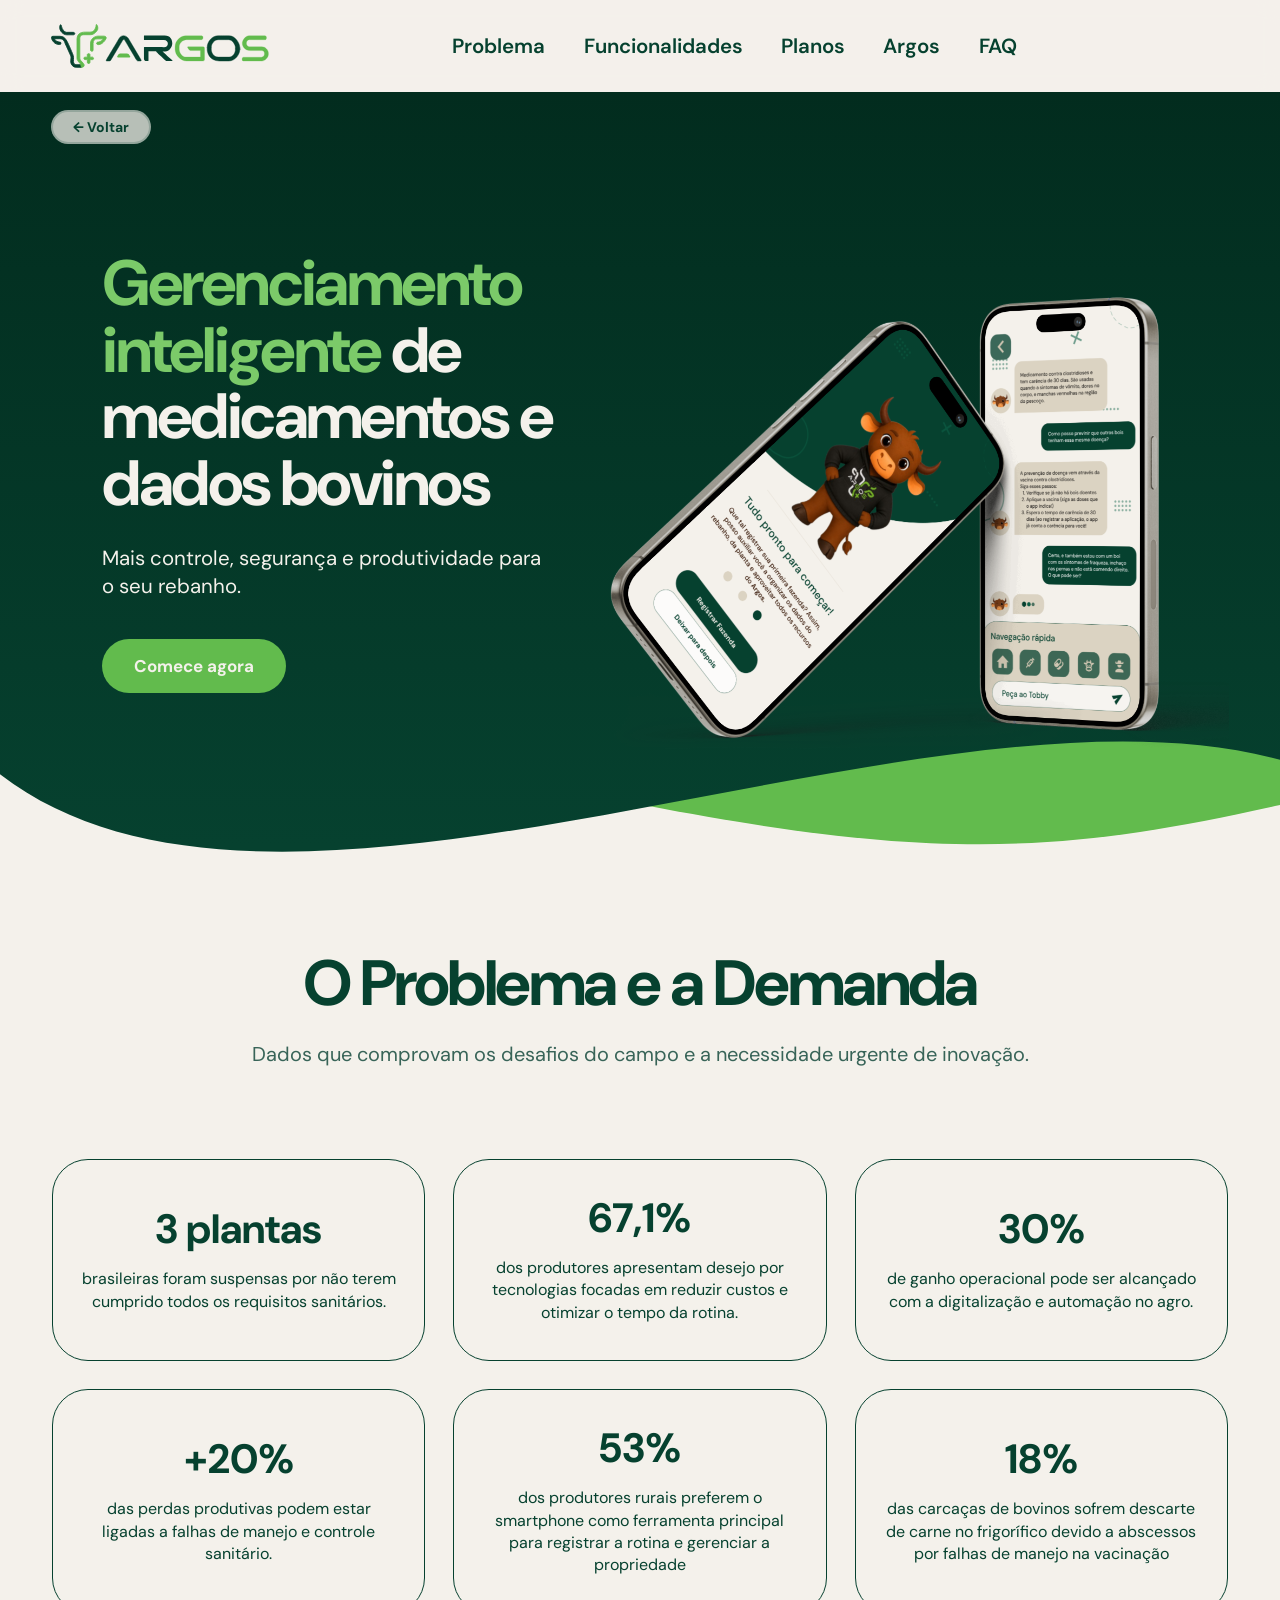
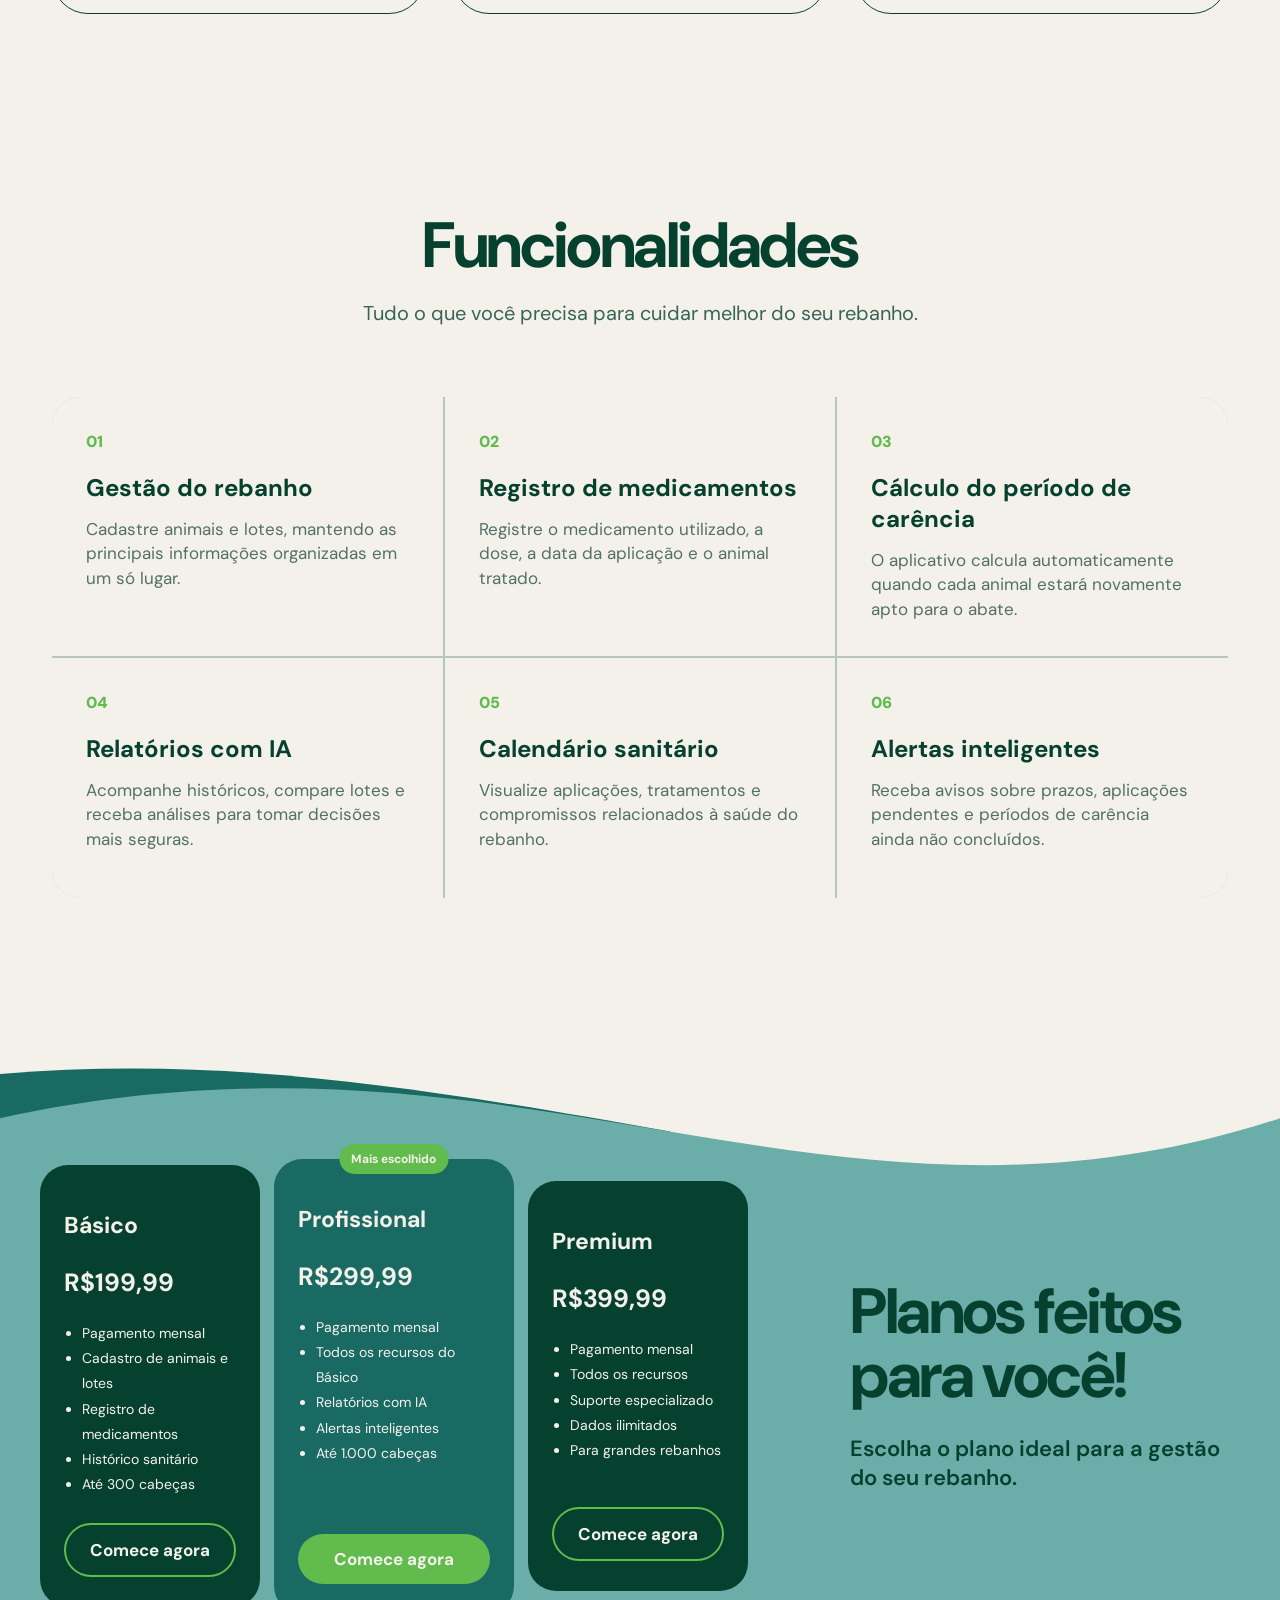
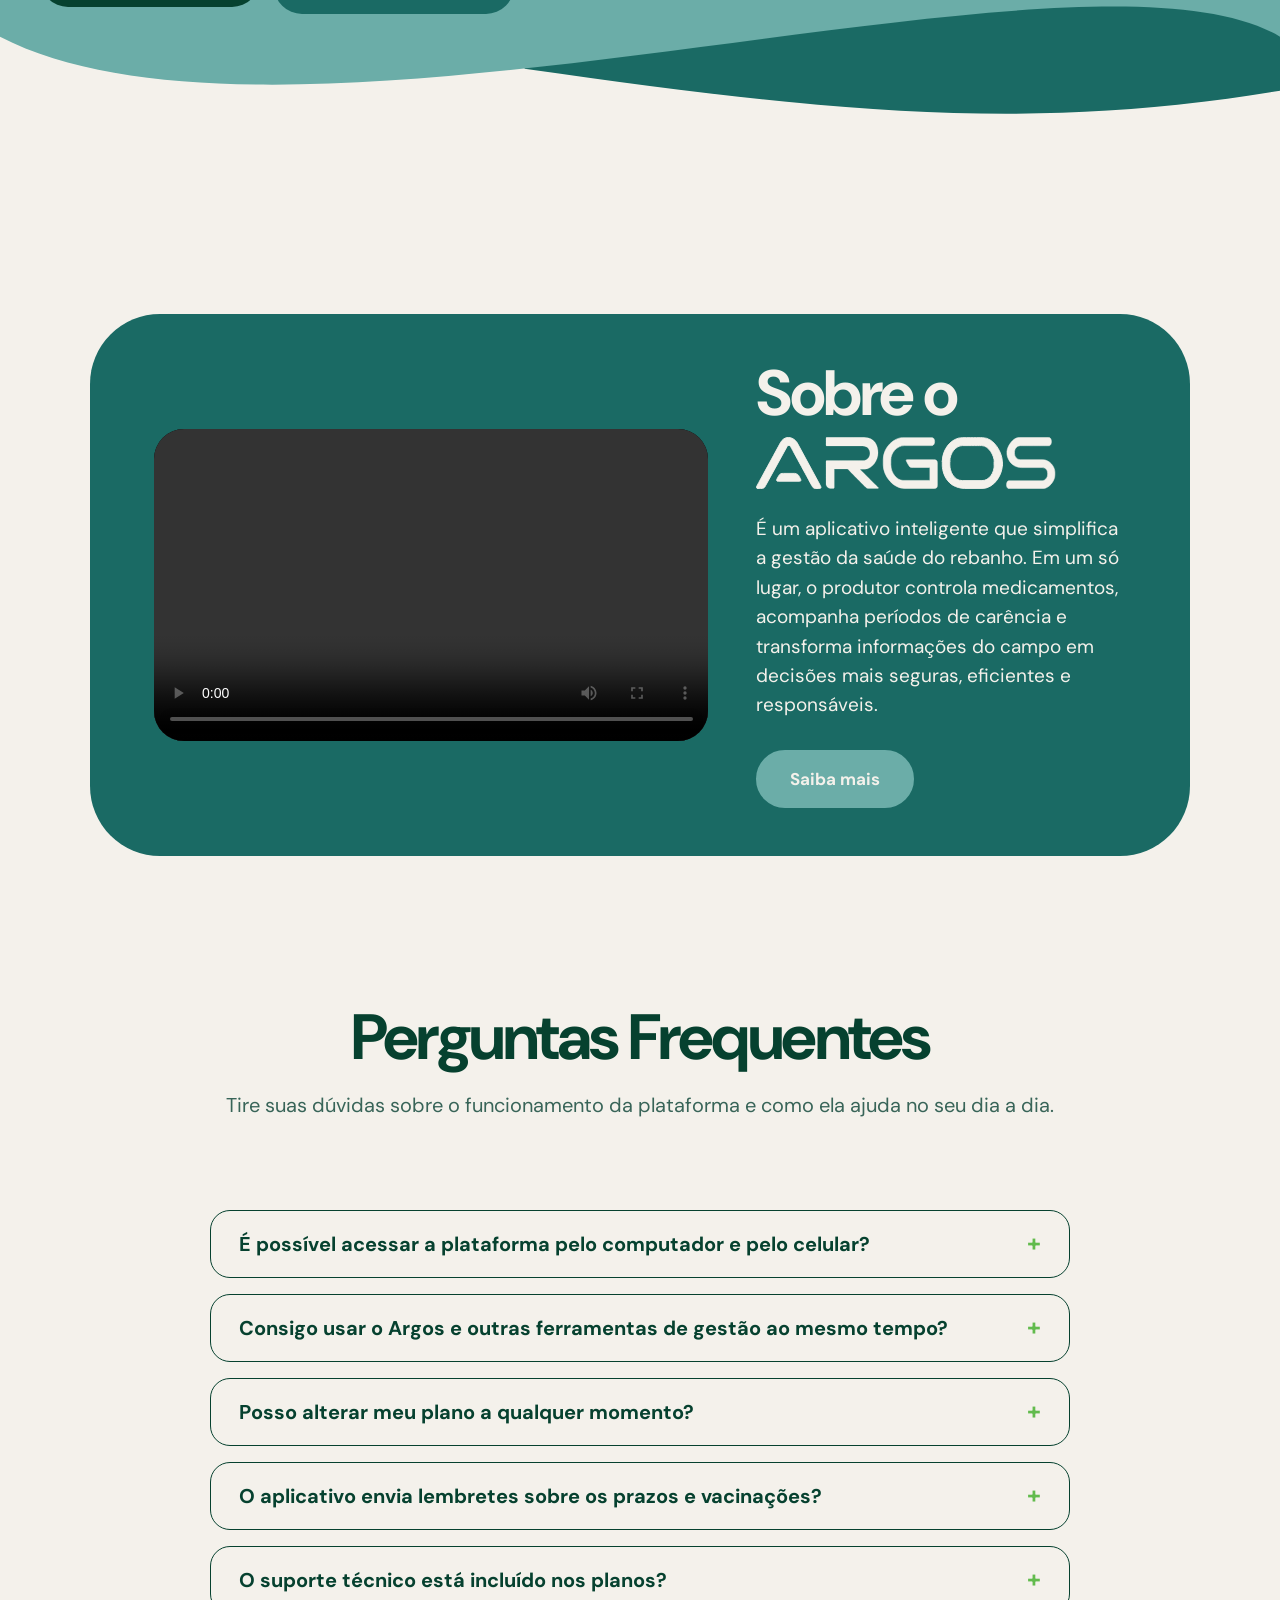
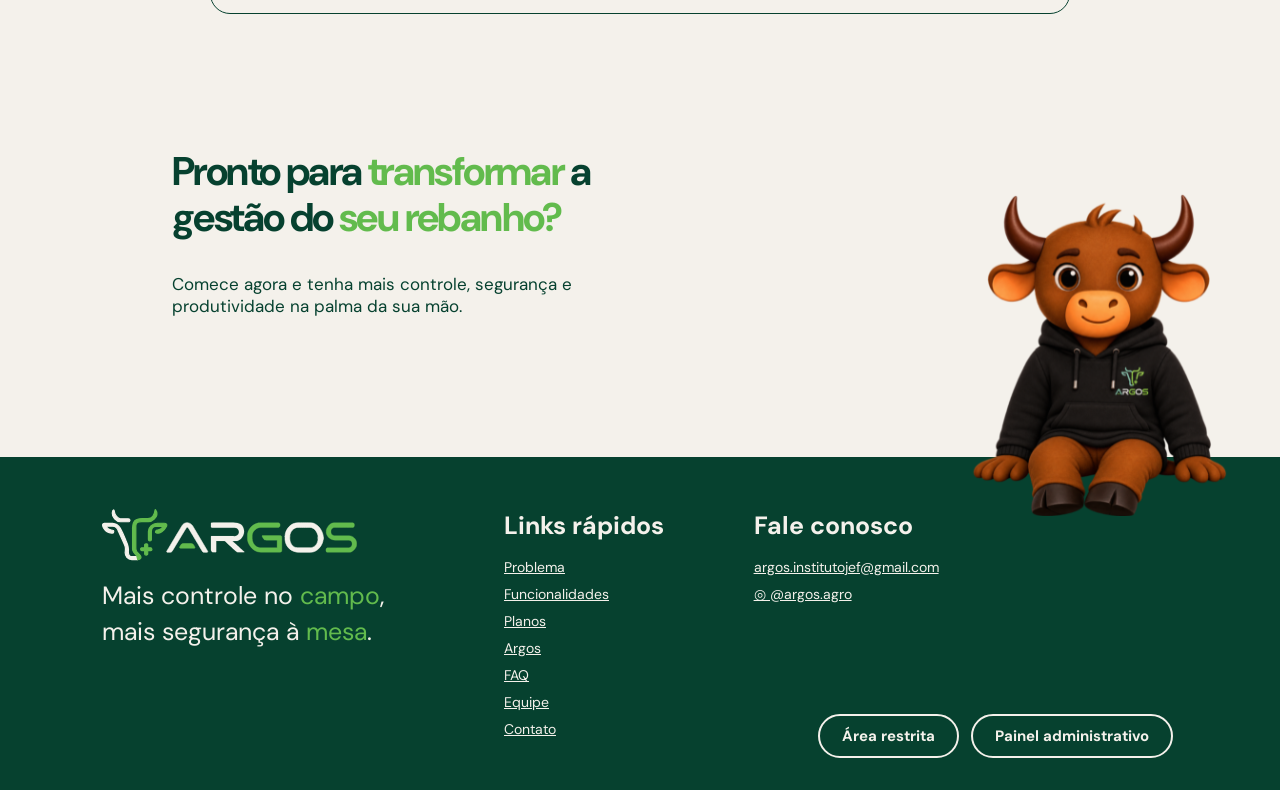
<file: index.html>
<!doctype html>
<html lang="pt-BR">
<head>
    <meta charset="UTF-8">
    <meta name="viewport" content="width=device-width,initial-scale=1">
    <link rel="preconnect" href="https://fonts.googleapis.com">
    <link rel="preconnect" href="https://fonts.gstatic.com" crossorigin>
    <link href="https://fonts.googleapis.com/css2?family=DM+Sans:wght@500;600;700;900&family=Rubik:wght@500;600&display=swap" rel="stylesheet">
    <link rel="icon" href="logos/LogoTipo.svg">
    <link rel="stylesheet" href="landing.css">
    <script src="landing.js" defer></script>
    <title>Argos | Gestão inteligente do rebanho</title>
</head>
<body>
    <header class="cabecalho">
    <a class="marca" href="#inicio"><img src="logos/Logo Deitada verde.svg" alt="Argos"></a>
    <nav id="menu">
        <a href="#problema">Problema</a>
        <a href="#funcionalidades">Funcionalidades</a>
        <a href="#planos">Planos</a>
        <a href="#sobre">Argos</a>
        <a href="#faq">FAQ</a>
    
    </nav>

    <input type="checkbox" id="checar-menu" class="checar-menu" aria-label="Abrir menu" aria-controls="menu">
    <label for="checar-menu" class="botao-menu" aria-hidden="true"></label>
</header>

    <main>
        <section class="topo" id="inicio">
            <a href="#inicio" class="botao-voltar" id="btn-voltar">
                ← Voltar
            </a>
            <svg class="fundo-topo" width="100%" height="100%" viewBox="0 0 1440 757" preserveAspectRatio="none" fill="none" aria-hidden="true">
                <path d="M1440 519.058V710.143C1071 783.5 925.5 764 0 562.239V519.058H119.93H720.084H1320.07H1440Z" fill="#62BB4D"/>
                <path d="M1440 0V665.117C1034.5 568.617 322 899.617 0 679.617V0H79.7299H480.324H959.676H1360.27H1440Z" fill="url(#paint0_linear_2860_44)"/>
                <defs>
                    <linearGradient id="paint0_linear_2860_44" x1="719.447" y1="0" x2="719.447" y2="750" gradientUnits="userSpaceOnUse">
                        <stop stop-color="#022C1E"/>
                        <stop offset="1" stop-color="#06412f"/>
                    </linearGradient>
                </defs>
            </svg>
            <div class="conteudo-topo">
                <h1><span>Gerenciamento inteligente</span> de medicamentos e dados bovinos</h1>
                <p class="subtitulo-topo">Mais controle, segurança e produtividade para o seu rebanho.</p>
                <a class="botao botao-primario" href="./contato.html">Comece agora</a>
            </div>
            <img class="celular" src="imagens/iPhone 15 Pro.svg" alt="Aplicativo Argos em um celular">
        </section>
        
        <section class="problema-demanda secao" id="problema">
            <center><h2>O Problema e a Demanda</h2><p class="texto-secao">Dados que comprovam os desafios do campo e a necessidade urgente de inovação.</p></center>
            <BR>
            <BR>
            <div class="grade-problemas">
                <article class="cartao-problema">
                    <span class="numero-grande">3 plantas</span>
                    <p>brasileiras foram suspensas por não terem cumprido todos os requisitos sanitários.</p>
                </article>
                <article class="cartao-problema">
                    <span class="numero-grande">67,1%</span>
                    <p>dos produtores apresentam desejo por tecnologias focadas em reduzir custos e otimizar o tempo da rotina.</p>
                </article>
                <article class="cartao-problema">
                    <span class="numero-grande">30%</span>
                    <p>de ganho operacional pode ser alcançado com a digitalização e automação no agro.</p>
                </article>
                <article class="cartao-problema">
                    <span class="numero-grande">+20%</span>
                    <p>das perdas produtivas podem estar ligadas a falhas de manejo e controle sanitário.</p>
                </article>
                <article class="cartao-problema">
                    <span class="numero-grande">53%</span>
                    <p>dos produtores rurais preferem o smartphone como ferramenta principal para registrar a rotina e gerenciar a propriedade</p>
                </article>
                <article class="cartao-problema">
                    <span class="numero-grande">18%</span>
                    <p>das carcaças de bovinos sofrem descarte de carne no frigorífico devido a abscessos por falhas de manejo na vacinação</p>
                </article>
            </div>
        </section>
     
        <section class="funcionalidades secao" id="funcionalidades">
            <center><h2>Funcionalidades</h2>
            <p class="texto-secao">Tudo o que você precisa para cuidar melhor do seu rebanho.</p></center>
            <br>
            <div class="grade-recursos">
                <article>
                    <span>01</span><h3>Gestão do rebanho</h3>
                    <p>Cadastre animais e lotes, mantendo as principais informações organizadas em um só lugar.</p>
                </article>
                <article>
                    <span>02</span><h3>Registro de medicamentos</h3>
                    <p>Registre o medicamento utilizado, a dose, a data da aplicação e o animal tratado.</p>
                </article>
                <article>
                    <span>03</span><h3>Cálculo do período de carência</h3>
                    <p>O aplicativo calcula automaticamente quando cada animal estará novamente apto para o abate.</p>
                </article>
                <article id = "inverso">
                    <span>04</span><h3>Relatórios com IA</h3>
                    <p>Acompanhe históricos, compare lotes e receba análises para tomar decisões mais seguras.</p>
                </article>
                <article id = "inverso">
                    <span>05</span><h3>Calendário sanitário</h3>
                    <p>Visualize aplicações, tratamentos e compromissos relacionados à saúde do rebanho.</p>
                </article>
                <article id = "inverso">
                    <span>06</span><h3>Alertas inteligentes</h3>
                    <p>Receba avisos sobre prazos, aplicações pendentes e períodos de carência ainda não concluídos.</p>
                </article>
            </div>
        </section>
        <br>

        <section class="planos secao" id="planos">
            <svg class="fundo-planos" width="100%" height="100%" viewBox="0 0 1440 892" preserveAspectRatio="none" fill="none" aria-hidden="true">
                <path d="M625.508 730.002H1466.51V854.61C1173.9 918.275 951.921 892.759 590.008 830.296L625.508 730.002Z" fill="#1A6A64"/>
                <path d="M714.232 197.546L-125.991 161.397L-120.635 36.9046C174.442 -14.1243 395.117 20.9092 754.01 98.8708L714.232 197.546Z" fill="#1A6A64"/>
                <path d="M0 80.5859C590.501 -75.5744 930.5 283.68 1440 80.5859V786.716C1219.5 628.514 331 993.534 0 786.716V80.5859Z" fill="#6BADA8"/>
            </svg>
            <div class="cartoes-planos">
                <article>
                    <h3>Básico</h3>
                    <strong>R$199,99</strong>
                    <ul>
                        <li>Pagamento mensal</li>
                        <li>Cadastro de animais e lotes</li>
                        <li>Registro de medicamentos</li>
                        <li>Histórico sanitário</li>
                        <li>Até 300 cabeças</li>
                    </ul>
                    <a class="botao botao-contorno" href="contato.html">Comece agora</a>
                </article>
                <article class="destacado">
                    <b>Mais escolhido</b>
                    <h3>Profissional</h3>
                    <strong>R$299,99</strong>
                    <ul>
                        <li>Pagamento mensal</li>
                        <li>Todos os recursos do Básico</li>
                        <li>Relatórios com IA</li>
                        <li>Alertas inteligentes</li>
                        <li>Até 1.000 cabeças</li>
                    </ul>
                    <a class="botao botao-primario-contorno" href="contato.html">Comece agora</a>
                </article>
                <article>
                    <h3>Premium</h3>
                    <strong>R$399,99</strong>
                    <ul>
                        <li>Pagamento mensal</li>
                        <li>Todos os recursos</li>
                        <li>Suporte especializado</li>
                        <li>Dados ilimitados</li>
                        <li>Para grandes rebanhos</li>
                    </ul>
                    <a class="botao botao-contorno" href="contato.html">Comece agora</a>
                </article>
            </div>
            <div class="intro-planos">
                <h2>Planos feitos para você!</h2>
                <p>Escolha o plano ideal para a gestão do seu rebanho.</p>
            </div>
        </section>

        <section class="sobre secao" id="sobre">
            <div class="bloco-video">
                <video src="imagens/VIDEO-ARGOS.mp4" controls playsinline preload="metadata"></video>
            </div>
            <div class="texto-sobre">
                <h2>Sobre o <img class="logo-sobre" src="logos/Escrita clara.svg" alt="Argos"></h2>
                <p>É um aplicativo inteligente que simplifica a gestão da saúde do rebanho. Em um só lugar, o produtor controla medicamentos, acompanha períodos de carência e transforma informações do campo em decisões mais seguras, eficientes e responsáveis.</p>
                <a class="botao botao-suave" href="equipe.html">Saiba mais</a>
                
            </div>
        </section>

        </section>
        <section class="faq secao" id="faq">
        <center>
            <h2>Perguntas Frequentes</h2>
            <p class="texto-secao">Tire suas dúvidas sobre o funcionamento da plataforma e como ela ajuda no seu dia a dia.</p>
        </center>
        <br>
        <br>
        <div class="container-faq">
    <div class="item-faq">
        <h3>
            <button class="pergunta-faq" type="button" aria-expanded="false" aria-controls="faq-resp-1" id="faq-btn-1">
                <span>É possível acessar a plataforma pelo computador e pelo celular?</span>
                <span class="icone-faq" aria-hidden="true"></span>
            </button>
        </h3>
        <div class="resposta-faq" id="faq-resp-1" role="region" aria-labelledby="faq-btn-1">
            <p>Sim, o Argos foi desenvolvido para funcionar diretamente no seu smartphone durante a rotina do campo e também pelo navegador no computador para acompanhamento gerencial.</p>
        </div>
    </div>

    <div class="item-faq">
        <h3>
            <button class="pergunta-faq" type="button" aria-expanded="false" aria-controls="faq-resp-2" id="faq-btn-2">
                <span>Consigo usar o Argos e outras ferramentas de gestão ao mesmo tempo?</span>
                <span class="icone-faq" aria-hidden="true"></span>
            </button>
        </h3>
        <div class="resposta-faq" id="faq-resp-2" role="region" aria-labelledby="faq-btn-2">
            <p>O aplicativo permite o registro offline das informações durante a rotina no manejo do rebanho. Assim que seu dispositivo se conectar à internet, todos os dados são sincronizados com a nuvem.</p>
        </div>
    </div>

    <div class="item-faq">
        <h3>
            <button class="pergunta-faq" type="button" aria-expanded="false" aria-controls="faq-resp-3" id="faq-btn-3">
                <span>Posso alterar meu plano a qualquer momento?</span>
                <span class="icone-faq" aria-hidden="true"></span>
            </button>
        </h3>
        <div class="resposta-faq" id="faq-resp-3" role="region" aria-labelledby="faq-btn-3">
            <p>Sim! Você pode mudar para um plano com mais recursos ou escolher um plano mais simples diretamente nas configurações da sua conta, de forma rápida e transparente.</p>
        </div>
    </div>

    <div class="item-faq">
        <h3>
            <button class="pergunta-faq" type="button" aria-expanded="false" aria-controls="faq-resp-4" id="faq-btn-4">
                <span>O aplicativo envia lembretes sobre os prazos e vacinações?</span>
                <span class="icone-faq" aria-hidden="true"></span>
            </button>
        </h3>
        <div class="resposta-faq" id="faq-resp-4" role="region" aria-labelledby="faq-btn-4">
            <p>Sim, o Argos possui um sistema de alertas inteligentes que te avisa sobre aplicações pendentes, prazos de vacinação e períodos de carência prestes a vencer.</p>
        </div>
    </div>

    <div class="item-faq">
        <h3>
            <button class="pergunta-faq" type="button" aria-expanded="false" aria-controls="faq-resp-5" id="faq-btn-5">
                <span>O suporte técnico está incluído nos planos?</span>
                <span class="icone-faq" aria-hidden="true"></span>
            </button>
        </h3>
        <div class="resposta-faq" id="faq-resp-5" role="region" aria-labelledby="faq-btn-5">
            <p>Sim, oferecemos atendimento e suporte para tirar dúvidas e ajudar na configuração inicial, garantindo que você aproveite todos os recursos do sistema.</p>
        </div>
    </div>
</div>
            <br>
            <br>
            <br>
            <br>
    </div>
</section>
       
    </main>

    <footer>
        <div class="chamada-rodape">
            <div>
                <h2>Pronto para <span>transformar</span> a gestão do <span>seu rebanho?</span></h2><br>
                <p>Comece agora e tenha mais controle, segurança e produtividade na palma da sua mão.</p>
            </div>
            
        </div>
        <div class="rodape-principal">
            <div class="mascote-rodape">
                <img src="imagens/mascote.svg" alt="Mascote" class="imagem-mascote-rodape">
            </div>
            <div class="marca-rodape">
                <div class="marca logo-rodape">
                    <img src="logos/Logo Deitada clara.svg" alt="Argos">
                </div>
                <p>Mais controle no <span>campo</span>,<br>mais segurança à <span>mesa</span>.</p>
            </div>
            <div>
                <h3>Links rápidos</h3>
                <a href="#problema">Problema</a>
                <a href="#funcionalidades">Funcionalidades</a>
                <a href="#planos">Planos</a>
                <a href="#sobre">Argos</a>
                <a href="#faq">FAQ</a>
                <a href="equipe.html">Equipe</a>
                <a href="contato.html">Contato</a>
            </div>
            <div>
                <h3>Fale conosco</h3>
                <a href="mailto:argos.institutojef@gmail.com">argos.institutojef@gmail.com</a>
                <a href="https://instagram.com/argos.agro" target="_blank" rel="noopener">◎ @argos.agro</a>
            </div>
            <div class = "footer-botoes">
                <a href="https://argos-web-crud.onrender.com" class="botao-restrito">Área restrita</a> 
                <a href=" https://argos-frontend-service.vercel.app/login" class="botao-restrito">Painel administrativo</a>
            </div>
        </div>
    </footer>
</body>
</html>
</file>
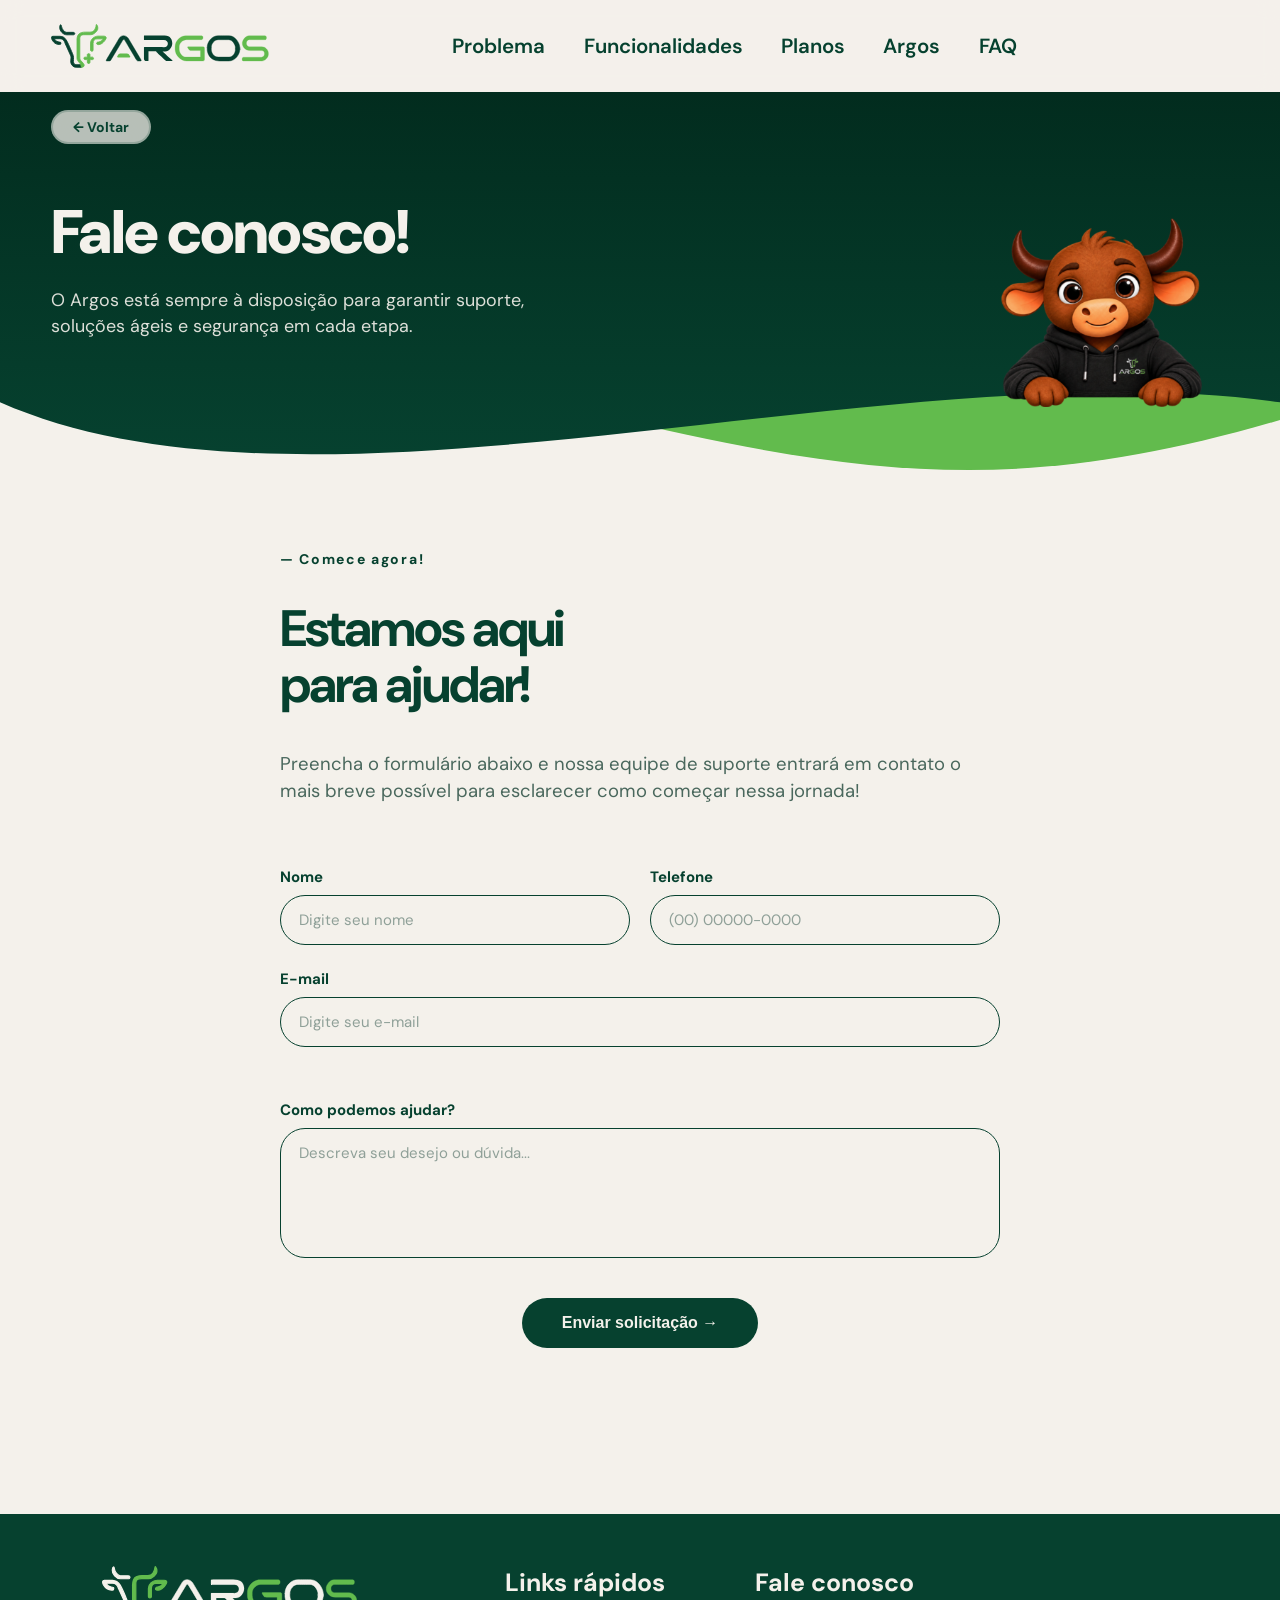
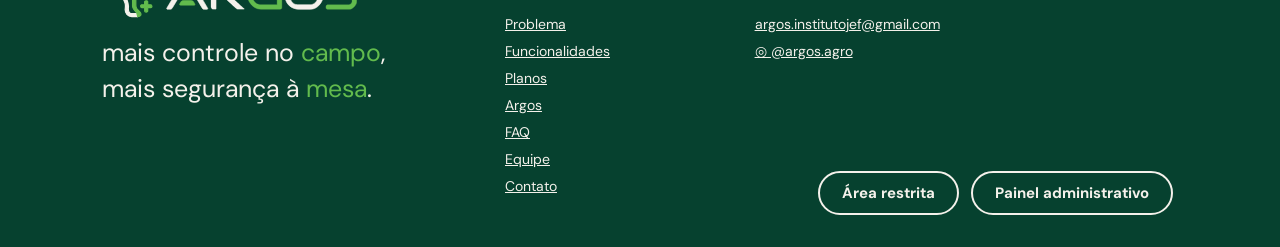
<file: contato.html>
<!DOCTYPE html>
<html lang="pt-BR">
<head>
    <meta charset="UTF-8">
    <meta name="viewport" content="width=device-width, initial-scale=1.0">
    <link rel="preconnect" href="https://fonts.googleapis.com">
    <link rel="preconnect" href="https://fonts.gstatic.com" crossorigin>
    <link href="https://fonts.googleapis.com/css2?family=DM+Sans:wght@500;600;700;900&family=Rubik:wght@500;600&display=swap" rel="stylesheet">
    <link rel="icon" href="logos/LogoTipo.svg">
    <link rel="stylesheet" href="contato.css">
    <title>Argos | Fale conosco</title>
</head>
<body>

    <header class="cabecalho">
        <a class="marca" href="index.html#inicio"><img src="logos/Logo Deitada verde.svg" alt="Argos"></a>
        <nav id="menu">
            <a href="index.html#problema">Problema</a>
            <a href="index.html#funcionalidades">Funcionalidades</a>
            <a href="index.html#planos">Planos</a>
            <a href="index.htmll#sobre">Argos</a>
            <a href="index.html#faq">FAQ</a>
        </nav>
        <input type="checkbox" id="checar-menu" class="checar-menu" aria-label="Abrir menu" aria-controls="menu">
        <label for="checar-menu" class="botao-menu" aria-hidden="true"></label>
    </header>

    <main>
        <section class="banner-topo">
            <a href="index.html" class="botao-voltar">
                ← Voltar
            </a>
            <div class="conteudo-topo">
                <div class="texto-topo">
                    <h1>Fale conosco!</h1>
                    <p>O Argos está sempre à disposição para garantir suporte, soluções ágeis e segurança em cada etapa.</p>
                </div>
                <div class="mascote-topo">
                    <img src="imagens/mascote-contato.svg" alt="Mascote Argos">
                </div>
            </div>

            <svg class="onda-topo" xmlns="http://www.w3.org/2000/svg" preserveAspectRatio="none" viewBox="0 0 1441 313" fill="none">
                <path d="M676 180H1460V267.478C1171.05 331.656 997.53 324.589 676 267.478V180Z" fill="#62BB4D"/>
                <path d="M0 0H1441V256.969C999.532 211.476 358.768 373.457 0 256.969V0Z" fill="url(#paint0_linear_1361_21)"/>
                <defs>
                    <linearGradient id="paint0_linear_1361_21" x1="720.5" y1="300" x2="721.814" y2="0.00576275" gradientUnits="userSpaceOnUse">
                        <stop stop-color="#06412F"/>
                        <stop offset="1" stop-color="#022C1E"/>
                    </linearGradient>
                </defs>
            </svg>
        </section>

        <section class="secao-formulario">
            <div class="caixa-formulario">
                <span class="tag-contato">— Comece agora!</span>
                <br>
                <h2>Estamos aqui<br>para ajudar!</h2>
                <br>
        
                <p class="texto-subtitulo">Preencha o formulário abaixo e nossa equipe de suporte entrará em contato o mais breve possível para esclarecer como começar nessa jornada!</p>
                <br>
                <form class="formulario" id="form-contato" action="#" method="POST">
                    <div class="linha-dupla">
                        <div class="campo">
                            <label for="nome">Nome</label>
                            <input type="text" id="nome" name="nome" placeholder="Digite seu nome" required>
                        </div>
                        <div class="campo">
                            <label for="telefone">Telefone</label>
                            <input type="tel" id="telefone" name="telefone" placeholder="(00) 00000-0000" required>
                        </div>
                    </div>

                    <div class="campo">
                        <label for="email">E-mail</label>
                        <input type="email" id="email" name="email" placeholder="Digite seu e-mail" required>
                    </div>

                    <div class="campo">
                        <br>
                        <label for="mensagem">Como podemos ajudar?</label>
                        <textarea id="mensagem" name="mensagem" rows="5" placeholder="Descreva seu desejo ou dúvida..." required></textarea>
                    </div>

                    <div class="area-botao">
                        <button type="submit" class="botao botao-enviar">Enviar solicitação &rarr;</button>
                    </div>
                
                    <br>
                    <br>
                </form>
                <div id="notificacao-sucesso" class="notificacao">
                    <div class="notificacao-icone">
                        <svg width="18" height="18" viewBox="0 0 24 24" fill="none" stroke="currentColor" stroke-width="3" stroke-linecap="round" stroke-linejoin="round">
                            <polyline points="20 6 9 17 4 12"></polyline>
                        </svg>
                    </div>
                    <div class="notificacao-texto">
                        <strong>Solicitação enviada com sucesso!</strong>
                        <p>Sua mensagem foi entregue e nossa equipe entrará em contato em breve.</p>
                    </div>
                </div>
            </div>
        </section>
    </main>

     <footer id="contato">
        <div class="rodape-principal">
            <div class="marca-rodape">
                <div class="marca logo-rodape">
                    <img src="logos/Logo Deitada clara.svg" alt="Argos">
                </div>
                <p>mais controle no <span>campo</span>,<br>mais segurança à <span>mesa</span>.</p>
            </div>
            <div>
                <h3>Links rápidos</h3>
                <a href="index.html#problema">Problema</a>
                <a href="index.html#funcionalidades">Funcionalidades</a>
                <a href="index.html#planos">Planos</a>
                <a href="index.html#argos">Argos</a>
                <a href="index.html#faq">FAQ</a>
                <a href="equipe.html">Equipe</a>
                <a href="contato.html">Contato</a>
            </div>
            <div>
                <h3>Fale conosco</h3>
                <a href="mailto:argos.institutojef@gmail.com">argos.institutojef@gmail.com</a>
                <a href="https://instagram.com/argos.agro" target="_blank" rel="noopener">◎ @argos.agro</a>
            </div>
            <div class = "footer-botoes">
                <a href="https://argos-web-crud.onrender.com" class="botao-restrito">Área restrita</a> 
                <a href=" https://argos-frontend-service.vercel.app/login" class="botao-restrito">Painel administrativo</a>
            </div>
        </div>
    </footer>
    <script src="contato.js"></script>
</body>
</html>
</file>
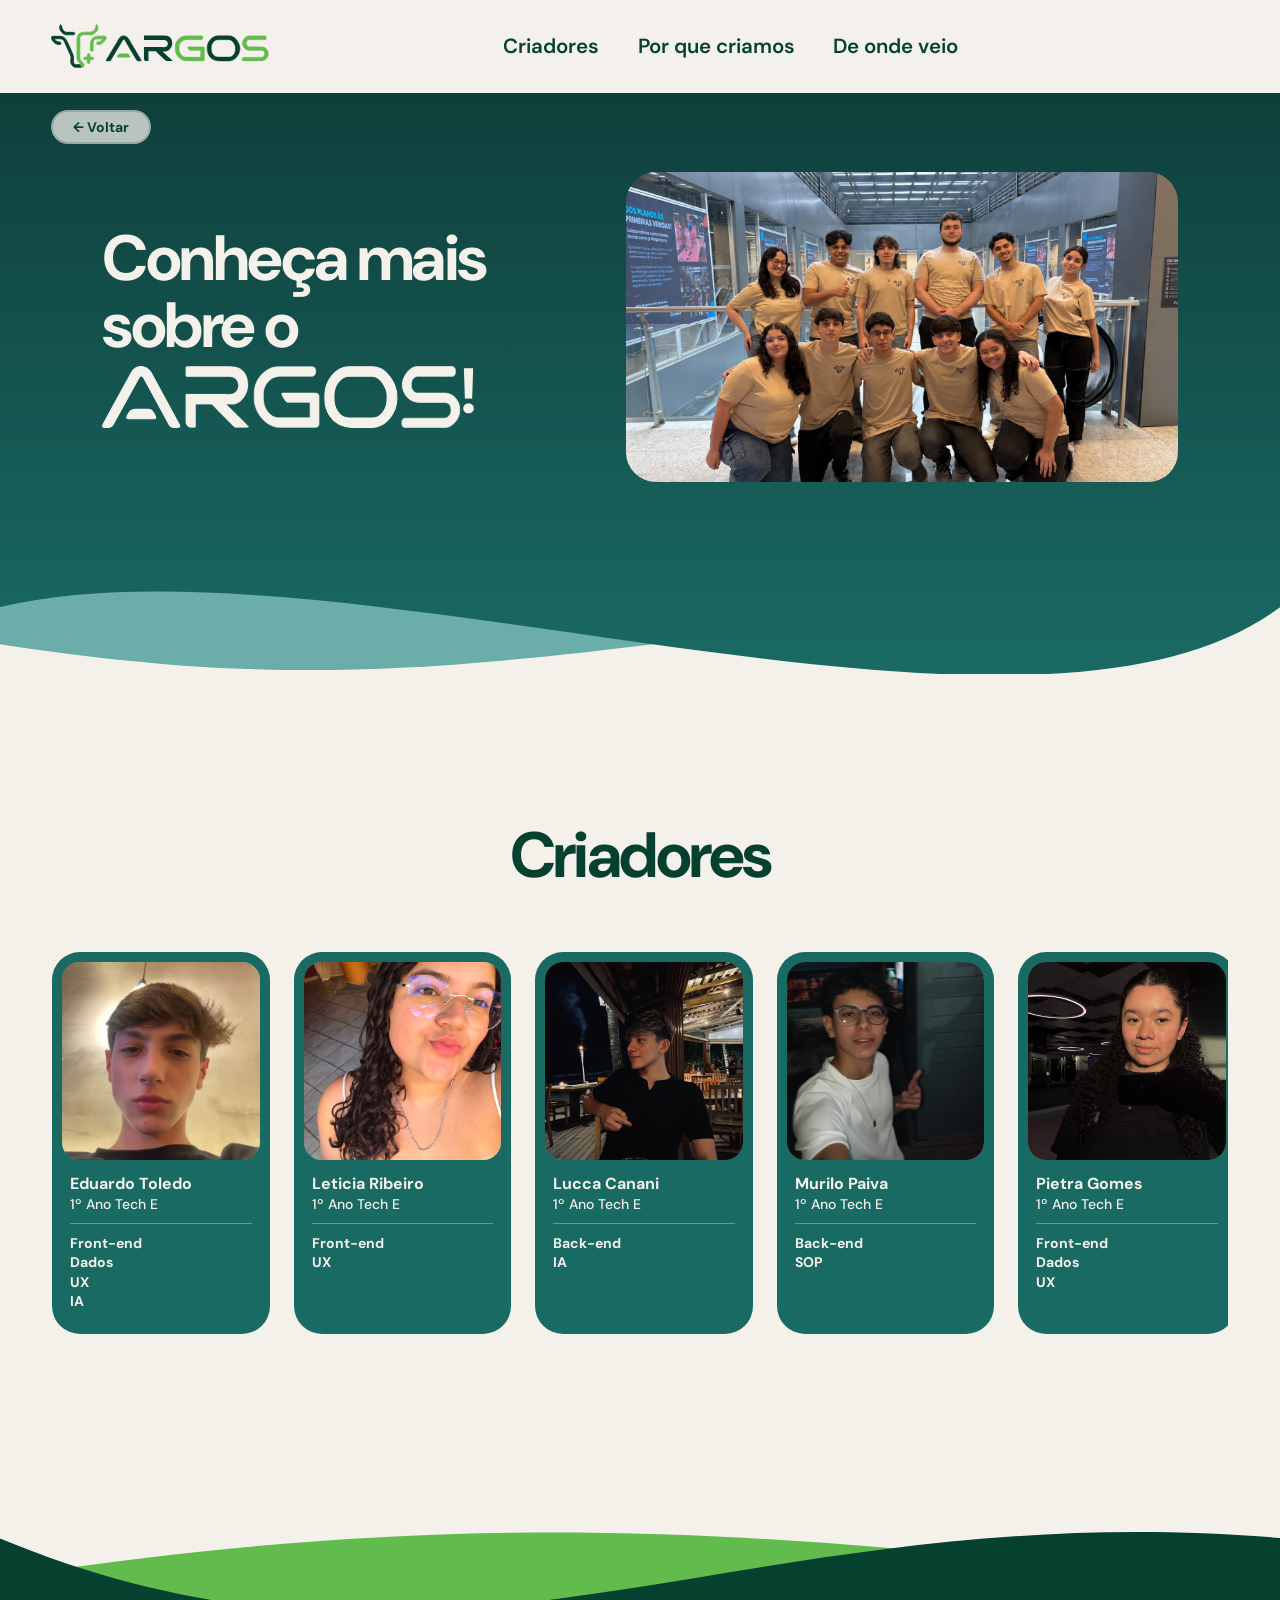
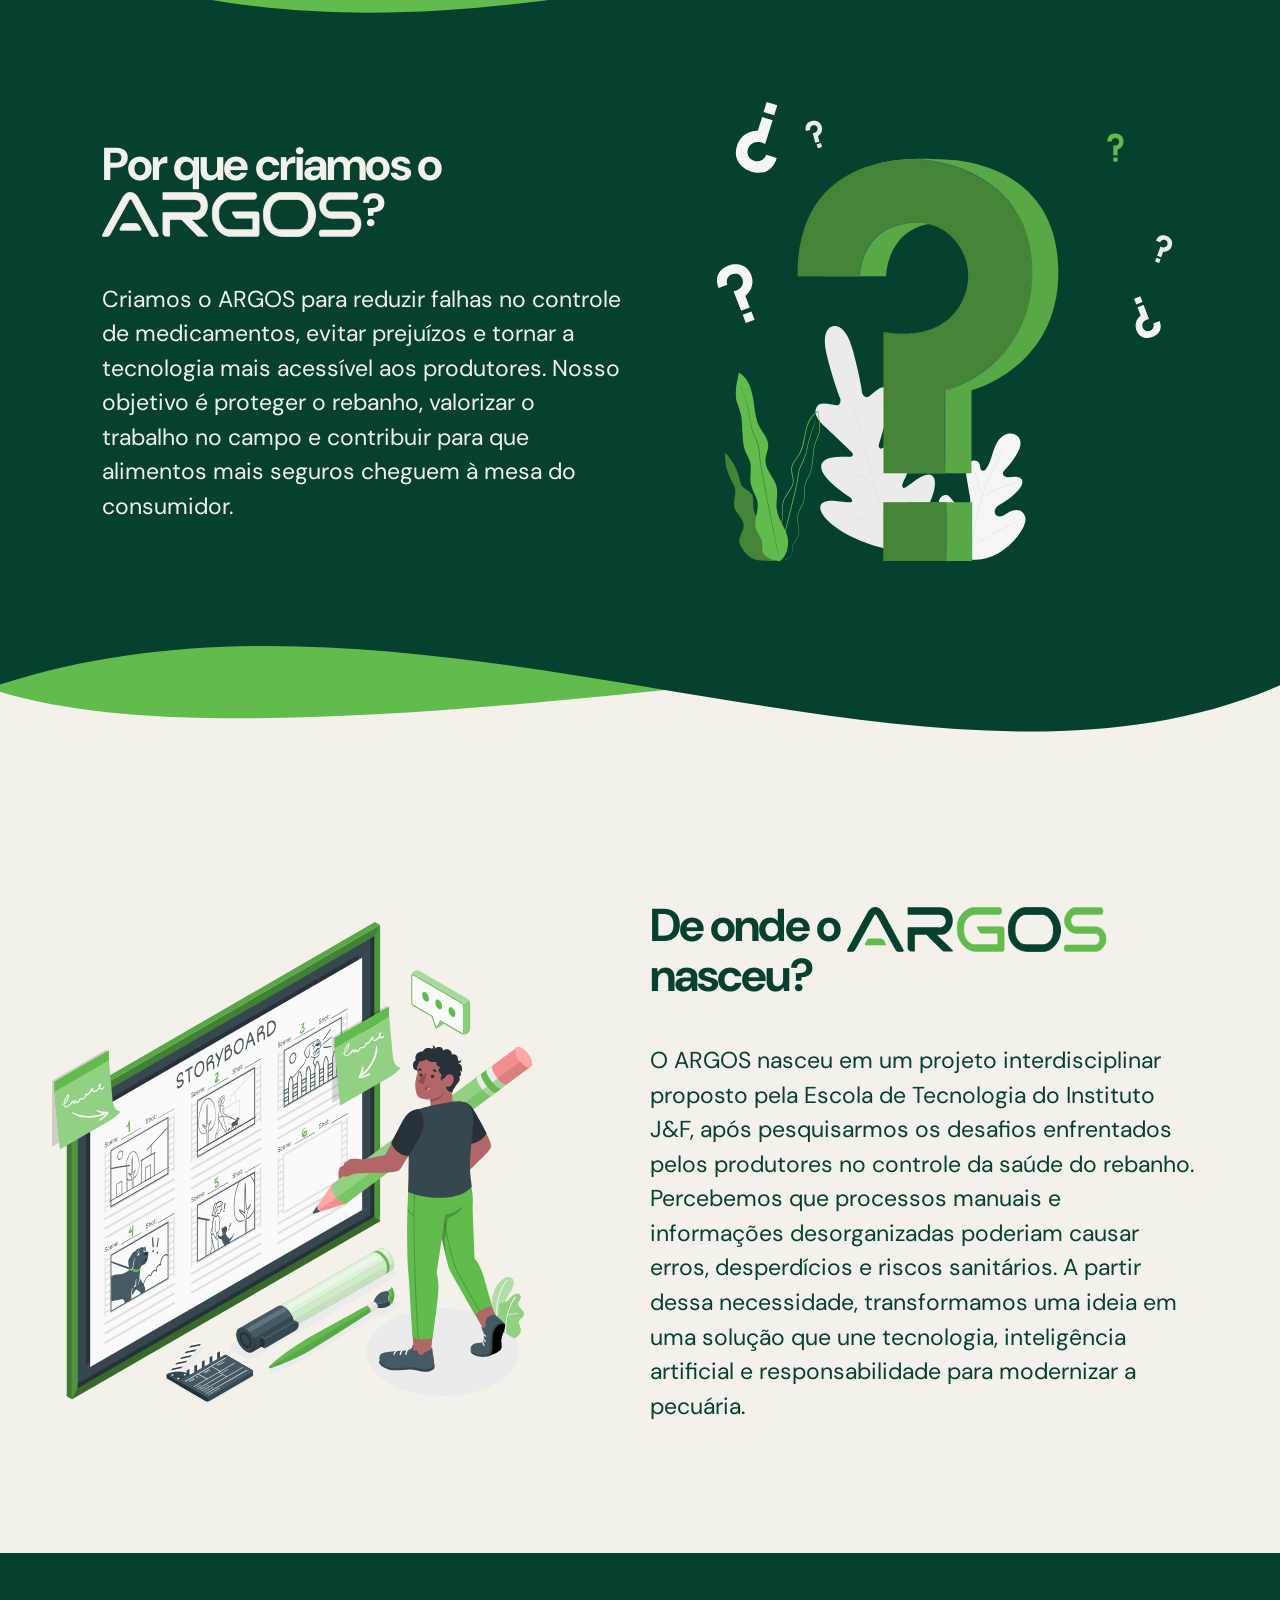
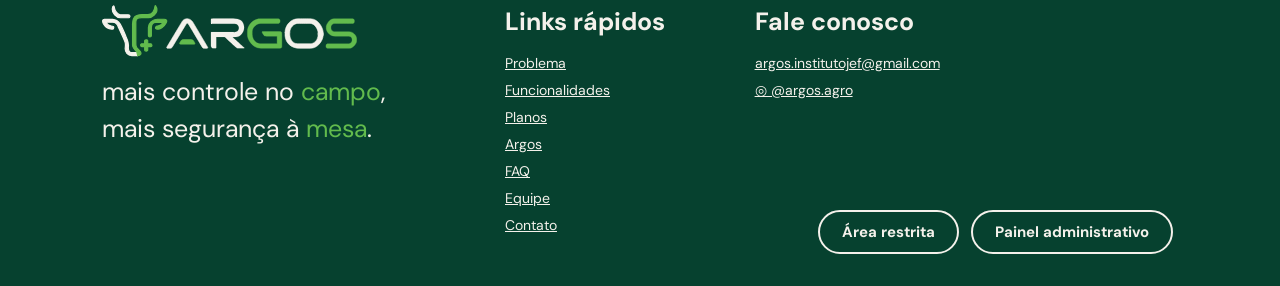
<file: equipe.html>
<!doctype html>
<html lang="pt-BR">
<head>
    <meta charset="UTF-8">
    <meta name="viewport" content="width=device-width,initial-scale=1">
    <link rel="preconnect" href="https://fonts.googleapis.com">
    <link rel="preconnect" href="https://fonts.gstatic.com" crossorigin>
    <link href="https://fonts.googleapis.com/css2?family=DM+Sans:wght@500;600;700;900&family=Rubik:wght@500;600&display=swap" rel="stylesheet">
    <link rel="icon" href="logos/LogoTipo.svg">
    <link rel="stylesheet" href="landing.css">
    <title>Equipe | Argos</title>
</head>
<body>
    <header class="cabecalho">
        <a class="marca" href="./index.html"><img src="logos/Logo Deitada verde.svg" alt="Argos"></a>
        <nav class="equipe" id="menu">
            <a href="#criadores">Criadores</a>
            <a href="#por-que">Por que criamos</a>
            <a href="#onde">De onde veio</a>
        </nav>
        <input type="checkbox" id="checar-menu" class="checar-menu" aria-label="Abrir menu" aria-controls="menu">
        <label for="checar-menu" class="botao-menu" aria-hidden="true"></label>
    </header>

    <main>
        <section class="topo-equipe" id="inicio">
            <a href="index.html" class="botao-voltar">
                ← Voltar
            </a>
            <svg class="onda onda-topo" width="100%" height="100%" viewBox="0 0 1440 750" preserveAspectRatio="none" fill="none" aria-hidden="true">
                <path d="M754.766 637.499H-15.998V707.152C268.071 758.253 438.664 752.626 754.766 707.152V637.499Z" fill="#6BADA8"/>
                <path d="M1440 0H-1.10657V662.366C382.704 557.887 1157.89 904.03 1440 662.366V0Z" fill="url(#paint0_linear_2860_44)"/>
                <defs>
                    <linearGradient id="paint0_linear_2860_44" x1="719.447" y1="0" x2="719.447" y2="750" gradientUnits="userSpaceOnUse">
                        <stop stop-color="#0F3F3B"/>
                        <stop offset="1" stop-color="#1A6A64"/>
                    </linearGradient>
                </defs>
            </svg>
            <div class="conteudo-topo-equipe">
                <h1>Conheça mais sobre o <img class="logo-inline" src="logos/Escrita clara.svg" alt="Argos">!</h1>
                <div class="foto-equipe" role="img" aria-label="Foto em grupo da equipe">
                    <img src="imagens/equipe.jpeg" alt="Foto em grupo da equipe">
                </div>
            </div>
        </section>

        <section class="criadores secao" id="criadores">
            <h2>Criadores</h2>
            <div class="carrosel">
                <ul class="trilho-carrosel" tabindex="0" aria-label="Lista de criadores">
                    <li class="membro">
                        <div class="foto-membro" data-initials="ET"><img src="figma/landing/foto_integrantes/eduardo toledo.jpg" alt="Eduardo Toledo" onerror="this.remove()"></div>
                        <h3>Eduardo Toledo</h3>
                        <p class="turma-membro">1º Ano Tech E</p>
                        <hr>
                        <p class="area-membro">
                            Front-end <br>
                            Dados <br>
                            UX <br>
                            IA <br>
                        </p>
                    </li>
                    <li class="membro">
                        <div class="foto-membro" data-initials="LR"><img src="figma/landing/foto_integrantes/leticia ribeiro.jpeg" alt="Leticia Ribeiro" onerror="this.remove()"></div>
                        <h3>Leticia Ribeiro</h3>
                        <p class="turma-membro">1º Ano Tech E</p>
                        <hr>
                        <p class="area-membro">
                            Front-end <br>
                            UX
                        </p>
                    </li>
                    <li class="membro">
                        <div class="foto-membro" data-initials="LC"><img src="figma/landing/foto_integrantes/lucca cansani.jpeg" alt="Lucca Canani" onerror="this.remove()"></div>
                        <h3>Lucca Canani</h3>
                        <p class="turma-membro">1º Ano Tech E</p>
                        <hr>
                        <p class="area-membro">
                            Back-end <br>
                            IA
                        </p>
                    </li>
                    <li class="membro">
                        <div class="foto-membro" data-initials="MP"><img src="figma/landing/foto_integrantes/murilo paiva.jpg" alt="Murilo Paiva" onerror="this.remove()"></div>
                        <h3>Murilo Paiva</h3>
                        <p class="turma-membro">1º Ano Tech E</p>
                        <hr>
                        <p class="area-membro">
                            Back-end <br>
                            SOP
                        </p>
                    </li>
                    <li class="membro">
                        <div class="foto-membro" data-initials="PG"><img src="figma/landing/foto_integrantes/pietra gomes.png" alt="Pietra Gomes" onerror="this.remove()"></div>
                        <h3>Pietra Gomes</h3>
                        <p class="turma-membro">1º Ano Tech E</p>
                        <hr>
                        <p class="area-membro">
                            Front-end <br>
                            Dados <br>
                            UX
                        </p>
                    </li>
                    <li class="membro">
                        <div class="foto-membro" data-initials="BD"><img src="figma/landing/foto_integrantes/beatriz dias.jpeg" alt="Beatriz Dias" onerror="this.remove()"></div>
                        <h3>Beatriz Dias</h3>
                        <p class="turma-membro">2º Ano Tech E</p>
                        <hr>
                        <p class="area-membro">
                            Modelagem de dados <br>
                            UX <br>
                            IA
                        </p>
                    </li>
                    <li class="membro">
                        <div class="foto-membro" data-initials="EN"><img src="figma/landing/foto_integrantes/enzo neves copia.jpeg" alt="Enzo Neves" onerror="this.remove()"></div>
                        <h3>Enzo Neves</h3>
                        <p class="turma-membro">2º Ano Tech E</p>
                        <hr>
                        <p class="area-membro">
                            Mobile
                        </p>
                    </li>
                    <li class="membro">
                        <div class="foto-membro" data-initials="LF"><img src="figma/landing/foto_integrantes/leticia favoretto.jpeg" alt="Leticia Favoretto" onerror="this.remove()"></div>
                        <h3>Leticia Favoretto</h3>
                        <p class="turma-membro">2º Ano Tech E</p>
                        <hr>
                        <p class="area-membro">
                            Back-end <br>
                            Front-end <br>
                            Scrum master <br>
                            Engenharia de Sofware
                        </p>
                    </li>
                    <li class="membro">
                        <div class="foto-membro" data-initials="LM"><img src="figma/landing/foto_integrantes/Luis Medeiros.jpeg" alt="Luis Medeiros" onerror="this.remove()"></div>
                        <h3>Luis Medeiros</h3>
                        <p class="turma-membro">2º Ano Tech E</p>
                        <hr>
                        <p class="area-membro">
                            Back-end <br>
                            DevOps <br>
                            DAD
                        </p>
                    </li>
                    <li class="membro">
                        <div class="foto-membro" data-initials="MF"><img src="figma/landing/foto_integrantes/matheus fazan.jpeg" alt="Matheus Fazan" onerror="this.remove()"></div>
                        <h3>Matheus Fazan</h3>
                        <p class="turma-membro">2º Ano Tech E</p>
                        <hr>
                        <p class="area-membro">
                            Dados <br>
                            BI <br>
                            IA
                        </p>
                    </li>
                    <li class="membro">
                        <div class="foto-membro" data-initials="VO"><img src="figma/landing/foto_integrantes/vinicius oliveira.jpeg" alt="Vinicius de Oliveira" onerror="this.remove()"></div>
                        <h3>Vinicius de Oliveira</h3>
                        <p class="turma-membro">2º Ano Tech E</p>
                        <hr>
                        <p class="area-membro">
                            Engenharia e Qualidade de Software <br>
                            Mobile
                        </p>
                    </li>
                </ul>
            </div>
        </section>

        <section class="por-que" id="por-que">
            <svg class="onda onda-superior" width="100%" height="100%" viewBox="0 0 1440 864" preserveAspectRatio="none" fill="none" aria-hidden="true">
                <path d="M35 44.2074C467.29 -15.9674 761.433 -7.78148 1144 30.7077L1075.5 132.207H127.5L35 44.2074Z" fill="#62BB4D"/>
                <path d="M0 601.432H819L961 796.432C525.897 843.541 186.254 875.011 0 820.432V601.432Z" fill="#62BB4D"/>
                <path d="M-1 6.50773C512 210.432 831.5 -42.753 1441 6.50773V813.062C1042.5 981.432 485 661.432 -1 813.062V6.50773Z" fill="#06412F"/>
            </svg>
            
            <div class="grade-por-que">
                <div class="texto-por-que" style="z-index: 2;">
                    <h2>Por que criamos o <img class="logo-inline" src="logos/Escrita clara.svg" alt="Argos">?</h2>
                    <br>
                    <p>Criamos o ARGOS para reduzir falhas no controle de medicamentos, evitar prejuízos e tornar a tecnologia mais acessível aos produtores. Nosso objetivo é proteger o rebanho, valorizar o trabalho no campo e contribuir para que alimentos mais seguros cheguem à mesa do consumidor.</p>
                </div>
                <img src="imagens/ponto de interrogacao.svg" alt="" style="z-index: 2;">
            </div>
        </section>

        <section class="origem secao" id="onde">
            <img src="imagens/amico.svg" alt="">
            <div class="texto-origem">
                <h2>De onde o <img class="logo-inline" src="logos/Escrita mista escura.svg" alt="Argos"> nasceu?</h2>
                <br>
                <p>O ARGOS nasceu em um projeto interdisciplinar proposto pela Escola de Tecnologia do Instituto J&F, após pesquisarmos os desafios enfrentados pelos produtores no controle da saúde do rebanho. Percebemos que processos manuais e informações desorganizadas poderiam causar erros, desperdícios e riscos sanitários. A partir dessa necessidade, transformamos uma ideia em uma solução que une tecnologia, inteligência artificial e responsabilidade para modernizar a pecuária.</p>
            </div>
        </section>
    </main>

    <footer id="contato">
        <div class="rodape-principal">
            <div class="marca-rodape">
                <div class="marca logo-rodape">
                    <img src="logos/Logo Deitada clara.svg" alt="Argos">
                </div>
                <p>mais controle no <span>campo</span>,<br>mais segurança à <span>mesa</span>.</p>
            </div>
            <div>
                <h3>Links rápidos</h3>
                <a href="index.html#problema">Problema</a>
                <a href="index.html#funcionalidades">Funcionalidades</a>
                <a href="index.html#planos">Planos</a>
                <a href="index.html#sobre">Argos</a>
                <a href="index.html#faq">FAQ</a>
                <a href="equipe.html">Equipe</a>
                <a href="contato.html">Contato</a>
            </div>
            <div>
                <h3>Fale conosco</h3>
                <a href="mailto:argos.institutojef@gmail.com">argos.institutojef@gmail.com</a>
                <a href="https://instagram.com/argos.agro" target="_blank" rel="noopener">◎ @argos.agro</a>
            </div>
            <div class = "footer-botoes">
                <a href="https://argos-web-crud.onrender.com" class="botao-restrito">Área restrita</a> 
                <a href=" https://argos-frontend-service.vercel.app/login" class="botao-restrito">Painel administrativo</a>
            </div>
        </div>
    </footer>
</body>
</html>
</file>
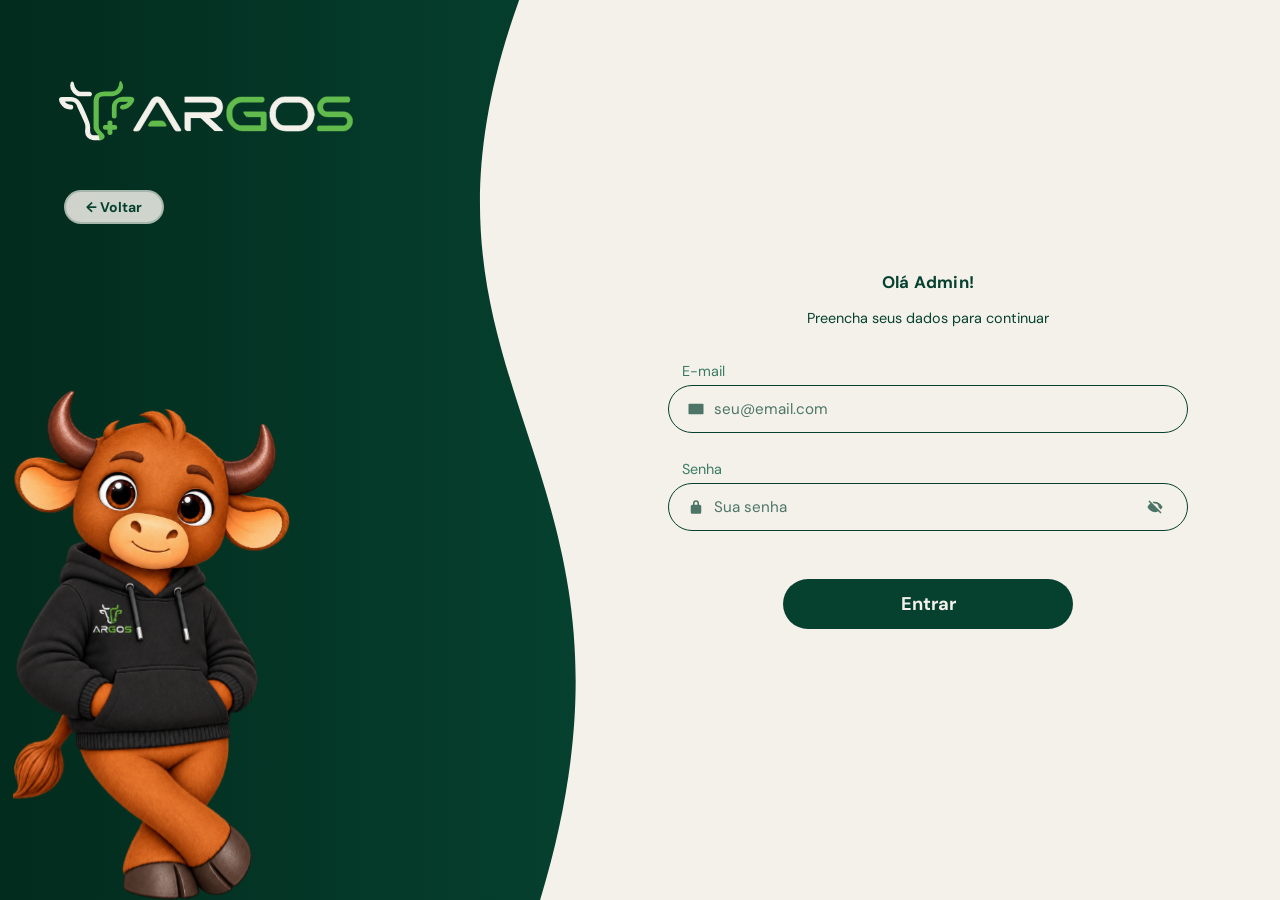
<file: login.html>
<!DOCTYPE html>
<html lang="pt-br">
<head>
    <meta charset="UTF-8">
    <meta name="viewport" content="width=device-width, initial-scale=1.0">
    <title>ARGOS | Login</title>

    <link rel="preconnect" href="https://fonts.googleapis.com">
    <link rel="preconnect" href="https://fonts.gstatic.com" crossorigin>
    <link href="https://fonts.googleapis.com/css2?family=DM+Sans:wght@400;500;700&display=swap" rel="stylesheet">
    <link rel="icon" href="logos/LogoTipo.svg">
    <link rel="stylesheet" href="login.css">
</head>
<body>

<main class="login">
    <a href="index.html#inicio" class="botao-voltar" id="btn-voltar">
        ← Voltar
    </a>
    <div class="onda-verde-login">
        <svg preserveAspectRatio="none" viewBox="0 0 632 884" fill="none">
            <path d="M590.225 891H-0.00012207L-0.00012207 -46.9999C230.497 -46.9999 590.225 -46.9999 590.225 -46.9999C387.502 382 748.5 434 590.225 891Z" fill="url(#paint0_linear_3693_762)"/>
            <defs>
                <linearGradient id="paint0_linear_3693_762" x1="31.5087" y1="380.538" x2="657.748" y2="380.538" gradientUnits="userSpaceOnUse">
                    <stop stop-color="#022C1E"/>
                    <stop offset="1" stop-color="#06412F"/>
                </linearGradient>
            </defs>
        </svg>
    </div>

    <div class="logo-login">
        <a class="marca" href="index.html#inicio"><img src="logos/Logo Deitada clara.svg" alt="Argos"></a>
    </div>

    <!-- PERSONAGEM (boi) -->
    <div class="personagem-login">
        <img src="imagens/mascote-login.svg" alt="Mascote do ARGOS">
    </div>

    <!-- FORMULÁRIO (lado direito) -->
    <section class="area-form">

        <form class="form-login" id="form-login" novalidate>

            <h1 class="form-titulo">Olá Admin!</h1>
            <p class="form-subtitulo">Preencha seus dados para continuar</p>

            <div class="campo">
                <label for="email">E-mail</label>
                <div class="campo-caixa">
                    <svg class="icone" viewBox="0 0 24 24" aria-hidden="true"><path d="M3 5h18a1 1 0 0 1 1 1v12a1 1 0 0 1-1 1H3a1 1 0 0 1-1-1V6a1 1 0 0 1 1-1Zm9 7.2L4.5 7v.1L12 12.4 19.5 7.1V7L12 12.2Z" fill="currentColor"/></svg>
                    <input type="email" id="email" name="email" placeholder="seu@email.com" autocomplete="email" required>
                </div>
            </div>

            <div class="campo">
                <label for="senha">Senha</label>
                <div class="campo-caixa">
                    <svg class="icone" viewBox="0 0 24 24" aria-hidden="true"><path d="M17 9h-1V7a4 4 0 0 0-8 0v2H7a2 2 0 0 0-2 2v8a2 2 0 0 0 2 2h10a2 2 0 0 0 2-2v-8a2 2 0 0 0-2-2Zm-7-2a2 2 0 0 1 4 0v2h-4V7Z" fill="currentColor"/></svg>
                    <input type="password" id="senha" name="senha" placeholder="Sua senha" autocomplete="current-password" required>
                    <button type="button" class="botao-olho" id="btn-olho" aria-label="Mostrar senha">
                        <svg id="olho-aberto" viewBox="0 0 24 24" aria-hidden="true" hidden><path d="M12 5c5 0 9 4.5 10 7-1 2.5-5 7-10 7S3 14.5 2 12c1-2.5 5-7 10-7Zm0 3a4 4 0 1 0 0 8 4 4 0 0 0 0-8Zm0 2a2 2 0 1 1 0 4 2 2 0 0 1 0-4Z" fill="currentColor"/></svg>
                        <svg id="olho-fechado" viewBox="0 0 24 24" aria-hidden="true"><path d="M3.3 4.7 4.7 3.3l16 16-1.4 1.4-3.1-3.1A10.5 10.5 0 0 1 12 19C7 19 3 14.5 2 12c.6-1.4 2-3.2 3.9-4.600L3.3 4.7ZM12 5c5 0 9 4.5 10 7-.4 1-1.2 2.2-2.400 3.3L16.700 12.400A4.800 4.800 0 0 0 12 7.2c-.4 0-.8.1-1.2.2L8.600 5.2C9.700 5 10.800 5 12 5Z" fill="currentColor"/></svg>
                    </button>
                </div>
            </div>

            <p class="msg-erro" id="msg-erro" role="alert" aria-live="polite"></p>
            <br>
            <button type="submit" class="botao-entrar" id="btn-entrar">Entrar</button>

        </form>

    </section>

</main>

<script src="login.js"></script>
</body>
</html>
</file>
<file: landing.css>
:root{
    --creme:#f4f1eb;
    --verde:#06412f;
    --limao:#62bb4d;
    --azul-petroleo:#1a6a64
}

*{
    box-sizing:border-box;
    margin:0
}

html{
    scroll-behavior:smooth
}

body{
    background:var(--creme);
    color:var(--verde);
    font-family:'DM Sans',sans-serif;
    overflow-x:hidden
}

img,video,svg{
    max-width:100%
}

/*  Header  */
.cabecalho{
    height:92px;
    padding:0 max(4vw,20px);
    display:flex;
    align-items:center;
    justify-content:space-between;
    gap:25px;
    background: rgba(244, 241, 235, 0.8); 
    backdrop-filter: blur(10px); 
    -webkit-backdrop-filter: blur(10px); 
    position:sticky;
    top:0;
    z-index:100;
}


.cabecalho a{
    text-decoration:none;
    color:inherit
}

.marca{
    color:var(--verde);
    font-weight:900;
    letter-spacing:.12em;
    font-size:24px;
    flex-shrink:0
}

.marca img{
    display:block;
    height:44px;
    width:auto
}

.cabecalho nav{
    display:flex;
    gap:clamp(18px,3vw, 42px);
    padding-right:18%;
}

.cabecalho nav a,
.entrar{
    font-weight: 600;
    font-size: clamp(15px, 1.6vw, 22px);
}

.cabecalho nav a:hover{
    text-decoration:underline
}

.entrar{
    border-bottom:2px solid var(--limao);
    padding-bottom:4px
}

.entrar-celular{
    display:none
}

.checar-menu{
    display:none
}

.botao-menu::before{
    content:"☰"
}

.cabecalho:has(#checar-menu:checked) .botao-menu::before{
    content:"✕"
}

.botao-menu{
    display:none;
    background:none;
    border:0;
    font-size:30px;
    line-height:1;
    color:var(--verde);
    cursor:pointer;
    padding:8px
}

/* ===== Hero ===== */

/* Botão Voltar  */
.botao-voltar {
    position: fixed;
    top: 110px; 
    left: max(4vw, 20px);
    z-index: 99;
    display: inline-flex;
    align-items: center;
    justify-content: center;
    padding: 6px 20px;
    background: rgba(244, 241, 235, 0.75); 
    backdrop-filter: blur(10px);
    border: 2px solid rgba(6, 65, 47, 0.2); 
    border-radius: 36px;
    color: var(--verde);
    text-decoration: none;
    font-weight: 700;
    font-size: 14px;
    transition: all 0.2s ease;
}

.botao-voltar:hover {
    background: rgba(244, 241, 235, 0.95);
    transform: translateY(-2px);
    color: var(--verde);
}

.topo{
    min-height:760px;
    background:var(--creme);
    position:relative;
    display:flex;
    align-items:center;
    padding:80px max(8vw,40px);
    color:var(--creme);
    overflow:hidden
}

.fundo-topo{
    position:absolute;
    inset:0;
    width:100%;
    height:100%;
    z-index:0
}

.conteudo-topo{
    max-width:570px;
    width:50%;
    position:relative;
    z-index:2
}

.topo h1{
    font-size:clamp(34px,5vw,72px);
    line-height:1.04;
    letter-spacing:-.04em
}

.topo h1 span{
    color:#7bca69
}

.subtitulo-topo{
    font-size:clamp(18px,1.6vw,22px);
    line-height:1.35;
    max-width:440px;
    margin:28px 0 38px
}

.celular{
    position:absolute;
    right:4%;
    bottom:40px;
    width:min(49vw,645px);
    height:auto;
    max-height:50rem;
    object-fit:contain;
    z-index:2
}

/*  Botões  */
.botao{
    display:inline-flex;
    align-items:center;
    justify-content:center;
    border-radius:36px;
    padding:16px 32px;
    text-decoration:none;
    font-weight:700;
    font-size:17px;
    transition:.2s
}

.botao:hover{
    transform:translateY(-4px)
}

.botao-primario,
.botao-primario-contorno{
    background:var(--limao);
    color:var(--creme)
}

.botao-contorno{
    border:2px solid var(--limao);
    color:var(--creme)
}

.botao-contorno:hover,
.botao-primario-contorno:hover{
    border:2px solid var(--limao);
    transform:translateY(-3px);
    background:#F0EDE6;
    color:var(--verde)
}

.botao-suave{
    background:#6BADA8;
    border:2px solid #6BADA8;
    color:var(--creme)
}

/*  Seções  */
.secao{
    max-width:1240px;
    margin:auto;
    padding:100px 32px
}

h2{
    font-size:clamp(34px,5vw,68px);
    line-height:1;
    letter-spacing:-.04em
}

.texto-secao{
    font-size:20px;
    color:#386458;
    margin:22px 0 50px
}

/*  O Problema e a Demanda  */
.problema-demanda h2 {
    margin-bottom: 25px;
    color: var(--verde);
}

.grade-problemas {
    display: grid;
    grid-template-columns: repeat(3, 1fr);
    gap: 28px;
}

.cartao-problema {
    background: transparent;
    border: 1px solid var(--verde);
    border-radius: 36px;
    padding: 36px 28px;
    text-align: center;
    display: flex;
    flex-direction: column;
    align-items: center;
    justify-content: center;
    transition: border-width 0.15s ease, padding 0.15s ease;
    cursor: pointer;
}

.cartao-problema:hover {
    box-shadow: inset 0 0 0 1.5px var(--verde);
}

.cartao-problema .numero-grande {
    font-size: clamp(32px, 3.2vw, 44px);
    font-weight: 700;
    color: var(--verde);
    line-height: 1.1;
    margin-bottom: 16px;
    display: block;
}

.cartao-problema p {
    font-size: 16px;
    line-height: 1.4;
    color: var(--verde);
    margin: 0;
}
/* ===== Funcionalidades ===== */
.grade-recursos{
    display:grid;
    grid-template-columns:repeat(3,1fr);
    gap:2px;
    background:#b9c6bc;
    border-radius:28px;
    overflow:hidden
}

.grade-recursos article{
    background:var(--creme);
    min-height:240px;
    padding:34px
}

.grade-recursos article:hover{
    background-image: linear-gradient(to top, #ABD1A2, #F4F1EB);;
    min-height:240px;
    padding:34px
}

#inverso:hover{
    background-image: linear-gradient(to bottom, #ABD1A2, #F4F1EB);;
    min-height:240px;
    padding:34px
}

.grade-recursos span{
    color:var(--limao);
    font-weight:900
}

.grade-recursos h3{
    font-size:24px;
    margin:20px 0 14px
}

.grade-recursos p{
    font-size:17px;
    line-height:1.45;
    color:#527166
}

/* ===== Planos ===== */
.planos{
    max-width:none;
    margin-top:40px;
    display:flex;
    gap:8vw;
    align-items:center;
    justify-content:center;
    position:relative;
    overflow:hidden
}

.fundo-planos{
    position:absolute;
    inset:0;
    width:100%;
    height:100%;
    z-index:0;
    pointer-events:none
}

.intro-planos{
    max-width:390px;
    position:relative;
    z-index:2
}

.intro-planos p{
    font-size:22px;
    font-weight:600;
    margin-top:26px
}

.cartoes-planos{
    display:flex;
    gap:14px;
    align-items:center;
    position:relative;
    z-index:2
}

.cartoes-planos article{
    background:var(--verde);
    color:var(--creme);
    border-radius:28px;
    padding:30px 24px;
    width:220px;
    min-height:410px;
    position:relative;
    display:flex;
    flex-direction:column
}

.cartoes-planos .destacado{
    background:var(--azul-petroleo);
    width: 240px;
    min-height: 455px;
}

.destacado>b{
    position:absolute;
    top:-15px;
    left:50%;
    transform:translateX(-50%);
    background:var(--limao);
    padding:7px 12px;
    border-radius:16px;
    font-size:12px;
    white-space:nowrap
}

.cartoes-planos h3{
    font-size:23px;
    margin:15px 0 26px
}

.cartoes-planos strong{
    font-size:25px
}

.cartoes-planos ul{
    padding:22px 0 26px 18px;
    line-height:1.8;
    font-size:14px
}

.cartoes-planos .botao{
    white-space:nowrap;
    padding:14px 16px;
    width:100%;
    text-align:center;
    margin-top:auto
}

/* ===== Sobre ===== */
.sobre{
    background:var(--azul-petroleo);
    color:var(--creme);
    max-width:none;
    border-radius:70px;
    margin:200px clamp(16px,7vw,100px) 50px;
    padding:48px max(5vw,32px);
    display:flex;
    gap:48px;
    align-items:center
}

.sobre>div{
    min-width:0
}

.texto-sobre{
    flex:1
}

.sobre h2{
    margin-bottom:24px
}

.logo-sobre{
    width:clamp(160px,25vw,300px);
    height:auto;
    vertical-align:middle
}

.texto-sobre p{
    max-width:35rem;
    font-size:19px;
    line-height:1.55;
    margin-bottom:30px
}

.bloco-video{
    flex:1.5;
    max-width:none;
    width:auto
}

.bloco-video video{
    display:block;
    width:100%;
    aspect-ratio:16/9;
    object-fit:contain;
    border-radius:30px;
    background:#000
}

/* ===== FAQ (Perguntas Frequentes) ===== */
.container-faq {
    max-width: 860px;
    margin: 0 auto;
    display: flex;
    flex-direction: column;
    gap: 16px;
}

.item-faq {
    background: transparent;
    border: 1px solid var(--verde);
    border-radius: 20px;
    padding: 20px 28px;
    transition: all 0.2s ease;
}

.item-faq.aberto {
    background: rgba(26, 106, 100, 0.05);
    border-color: var(--azul-petroleo);
}

.item-faq h3 {
    margin: 0;
    font-size: inherit;
    line-height: inherit;
}

/* Botão da pergunta (antes era o summary) */
.pergunta-faq {
    width: 100%;
    display: flex;
    justify-content: space-between;
    align-items: center;
    padding: 0;
    background: none;
    border: 0;
    font: inherit;
    font-size: 20px;
    font-weight: 700;
    color: var(--verde);
    text-align: left;
    cursor: pointer;
}

.pergunta-faq:focus-visible {
    outline: 3px solid var(--limao);
    outline-offset: 6px;
    border-radius: 8px;
}

/* Ícone + / − */
.icone-faq {
    flex-shrink: 0;
    margin-left: 16px;
}

.icone-faq::after {
    content: "+";
    font-size: 24px;
    font-weight: 700;
    line-height: 1;
    color: var(--limao);
}

.item-faq.aberto .icone-faq::after {
    content: "−";
    color: var(--azul-petroleo);
}

/* Resposta com abertura suave */
.resposta-faq {
    display: grid;
    grid-template-rows: 0fr;
    margin-top: 0;
    visibility: hidden;
    transition: grid-template-rows 0.3s ease, margin-top 0.3s ease, visibility 0.3s;
}

.resposta-faq p {
    overflow: hidden;
    margin: 0;
    font-size: 16px;
    line-height: 1.5;
    color: #386458;
}

.item-faq.aberto .resposta-faq {
    grid-template-rows: 1fr;
    margin-top: 14px;
    visibility: visible;
}
.resposta-faq {
    cursor: pointer;
}   

/* ===== Footer ===== */
footer{
    background:var(--creme);
    padding:0;
    overflow:visible
}

.chamada-rodape {
    max-width: 1240px;
    margin: -50px auto 0; 
    padding: 0 32px 40px;
    padding-bottom: 140px;
    margin-left: 100px;
    display: flex;
    align-items: center;
    justify-content: flex-start; 
    gap: 60px; 
    position: relative;
    z-index: 10;
}

.chamada-rodape > div:first-child {
    margin-left: 40px; 
}

.chamada-rodape h2{
    font-size:40px;
    line-height:1.15;
    max-width:500px;
    margin-top: 0;
    z-index: 0;
}

.chamada-rodape h2 span{
    color:var(--limao)
}

.chamada-rodape p{
    font-size: 17px;
    max-width:450px;
    margin-top:12px;
    line-height:1.3;
    z-index: 0;
}


.botao-rodape-contorno{
    border:2px solid var(--limao);
    color:var(--verde);
    min-width:150px
}

.rodape-principal{
    background:var(--verde);
    color:var(--creme);
    padding:52px max(8vw,32px);
    display:flex;
    gap:clamp(40px,7vw,100px);
    position:relative
}



.rodape-principal>div{
    display:flex;
    flex-direction:column;
    gap:9px
}

.rodape-principal .marca-rodape{
    margin-right:30px
}

.logo-rodape{
    color:var(--creme);
    font-size:31px;
    margin-bottom:8px
}

.logo-rodape img{
    height:52px;
    width:auto
}

.marca-rodape p{
    font-size:clamp(18px,2vw,25px);
    line-height:1.45
}

.marca-rodape span{
    color:var(--limao)
}

.rodape-principal h3{
    font-size:clamp(18px,2vw,25px);
    margin-bottom:7px
}

.rodape-principal a .botao-restrito{
    color:var(--creme);
    font-size:14px
}

.rodape-principal a:not(.botao-restrito),
.rodape-principal a:not(.botao-restrito):visited {
    color: var(--creme);
    font-size: 14px;
    text-decoration: underline;
}

.mascote-rodape{
    position:absolute;
    right:4%;
    top:-283px;
    width:260px;
    z-index:11;
    pointer-events:none
}

/* Botão Área Restrita no Footer */
.rodape-principal > .footer-botoes {
    position: absolute;
    right: max(8.35vw, 32px);
    bottom: 32px;
    display: flex;
    flex-direction: row;
    flex-wrap: nowrap;
    align-items: center;
    gap: 12px;
}

.botao-restrito {
    text-decoration: none;
    border: 2px solid #F4F1EB;
    color: #F4F1EB;
    padding: 10px 22px;
    border-radius: 36px;
    font-weight: 700;
    font-size: 15px;
    white-space: nowrap;
    transition: all 0.2s ease;
}

.botao-restrito:hover,
.botao-restrito:focus {
    background: #F4F1EB;
    color: var(--verde);
    text-decoration: none; 
    transform: translateY(-2px);
}



/* Responsividade */

@media(max-width:1100px){
    .planos{
        flex-direction:column-reverse;
        gap:50px;
        padding:100px 20px;
        margin:40px 16px 0;
        border-radius:40px;
        background:#6BADA8
    }
    .fundo-planos{
        display:none
    }
    .intro-planos{
        max-width:100%;
        text-align:center
    }
    .cartoes-planos{
        flex-wrap:wrap;
        justify-content:center
    }
    .cartoes-planos .destacado{
        transform:none
    }

    .mascote-rodape{
        display: none;
    }
}

@media(max-width:900px){
    .cabecalho{
        height:75px;
        padding:0 24px
    }
    .marca img{
        height:36px
    }
    .entrar-desktop{
        display:none
    }
    .checar-menu{
        display:block;
        position:absolute;
        opacity:0;
        width:1px;
        height:1px
    }
    .checar-menu:focus-visible + .botao-menu{
        outline:3px solid var(--limao);
        outline-offset:2px;
        border-radius:8px
    }
    .botao-menu{
        display:block
    }
    .cabecalho nav{
        display:none;
        position:absolute;
        top:100%;
        left:0;
        right:0;
        flex-direction:column;
        gap:0;
        background:var(--creme);
        padding:10px 0 20px;
        box-shadow:0 10px 20px rgba(0,0,0,.1)
    }
    .cabecalho:has(#checar-menu:checked) nav{
        display:flex
    }
    .cabecalho nav a{
        padding:14px 32px;
        font-size:18px
    }
    .cabecalho nav .entrar-celular{
        display:block;
        border-bottom:0
    }

    .topo{
        flex-direction:column;
        align-items:flex-start;
        min-height:auto;
        padding:60px 32px 120px;
        gap:40px
    }
    .conteudo-topo{
        width:100%;
        max-width:620px
    }
    .celular{
        display:none
    }

    .grade-recursos{
        grid-template-columns:repeat(2,1fr)
    }

    .sobre{
        flex-direction:column;
        margin:80px 16px;
        gap:30px;
        border-radius:40px;
        padding:56px 32px
    }
    .texto-sobre,
    .bloco-video{
        flex:none;
        width:100%;
        max-width:100%
    }
    .bloco-video video{
        aspect-ratio:16/9
    }
    .sobre .botao{
        width:100%;
        padding:14px 16px
    }

    .chamada-rodape{
        flex-direction:column;
        text-align:center
    }
    .chamada-rodape{
        flex-direction:column;
        text-align:center;
        margin-left:0
    }
    .chamada-rodape > div:first-child{
        margin-left:0
    }
    .acoes-rodape{
        justify-content:center
    }
    .rodape-principal{
        gap:45px;
        flex-wrap:wrap
    }
    .mascote-rodape{
        display: none !important;
    }
    .rodape-principal > .footer-botoes {
    position: static;
    flex-direction: column;
    align-items: flex-start;
    margin-top: 10px;
    }
}

@media(max-width:560px){
    .cabecalho{
        padding:0 20px
    }
    .topo{
        padding:45px 20px 100px
    }

    .secao{
        padding:60px 20px
    
    }
    .texto-secao{
        font-size:18px
    }
    .grade-recursos{
        grid-template-columns:1fr
    }
    .grade-recursos article{
        min-height:auto;
        padding:24px
    }

    .planos{
        padding:70px 20px
    }
    .cartoes-planos{
        display:grid;
        grid-template-columns:1fr;
        width:100%
    }
    .cartoes-planos article,
    .cartoes-planos .destacado{
        width:100%;
        min-height:auto;
        transform:none
    }
    .cartoes-planos .destacado{
        margin-top:12px
    }

    .sobre{
        padding:40px 22px;
        border-radius:30px
    }
    .texto-sobre p{
        font-size:17px
    }

    .chamada-rodape{
        padding:45px 22px
    }
    .chamada-rodape h2{
        font-size:24px
    }
    .acoes-rodape{
        flex-direction:column;
        width:100%
    }
    .acoes-rodape .botao{
        width:100%
    }
    .rodape-principal{
        display:grid;
        grid-template-columns:1fr;
        padding:42px 24px
    }
    .rodape-principal .marca-rodape{
        margin-right:0
    }
    .mascote-rodape{
        display: none !important;
    }
}


/* PÁGINA DA EQUIPE (equipe.html) */

:root{
    --azul-petroleo-claro:#6BADA8;
    --azul-petroleo-escuro:#0e4d47
}

html{
    scroll-padding-top:92px
}

.logo-inline{
    width:clamp(150px,22vw,260px);
    height:auto;
    vertical-align:middle
}

.onda{
    position:absolute;
    left:0;
    width:100%;
    pointer-events:none
}

/* Header */
nav#menu.equipe {
    gap:clamp(18px,3vw,42px);
    padding-right:23%;
}



/*  Hero  */
.topo-equipe{
    position:relative;
    color:var(--creme);
    padding:80px max(8vw,40px) clamp(120px,15vw,220px);
    overflow:hidden
}

.conteudo-topo-equipe{
    position:relative;
    z-index:1;
    max-width:1240px;
    margin:auto;
    display:grid;
    grid-template-columns:1fr 1.2fr;
    gap:clamp(24px,5vw,64px);
    align-items:center
}

.topo-equipe h1{
    font-size:clamp(34px,5vw,72px);
    line-height:1.04;
    letter-spacing:-.04em
}

.topo-equipe .logo-inline{
    width:clamp(180px,28vw,380px)
}

.foto-equipe{
    aspect-ratio:16/9;
    border-radius:30px;
    background:#dcdcdc;
    color:#000;
    display:grid;
    place-items:center;
    font-size:clamp(26px,4vw,56px);
    font-weight:700;
    overflow:hidden
}

.foto-equipe img{
    width:100%;
    height:100%;
    object-fit:cover
}

.onda-topo{
    bottom:-1px
}

/*  Criadores  */
.criadores{
    margin-top: 50px;
    margin-bottom:80px
}

.criadores h2{
    text-align:center;
    margin-bottom:60px;
}

.trilho-carrosel{
    display:flex;
    gap:24px;
    padding:4px 0 18px;
    list-style:none;
    overflow-x:auto;
    scroll-snap-type:x mandatory;
    scrollbar-width:thin;
    scrollbar-color:var(--azul-petroleo) transparent
}

.trilho-carrosel::-webkit-scrollbar{
    height:8px
}

.trilho-carrosel::-webkit-scrollbar-track{
    background:rgba(26,106,100,.15);
    border-radius:4px
}

.trilho-carrosel::-webkit-scrollbar-thumb{
    background:var(--azul-petroleo);
    border-radius:4px
}

.membro{
    flex:0 0 clamp(190px,17vw,230px);
    scroll-snap-align:start;
    min-height:340px;
    padding:10px 10px 22px;
    background:var(--azul-petroleo);
    color:var(--creme);
    border-radius:28px;
    display:flex;
    flex-direction:column
}

.foto-membro{
    position:relative;
    aspect-ratio:1/1;
    border-radius:18px;
    background:var(--azul-petroleo-claro);
    display:grid;
    place-items:center;
    overflow:hidden;
    margin-bottom:14px
}

.foto-membro::before{
    content:attr(data-initials);
    font-size:32px;
    font-weight:900;
    color:var(--azul-petroleo-escuro)
}

.foto-membro img{
    position:absolute;
    inset:0;
    width:100%;
    height:100%;
    object-fit:cover
}

.membro h3,
.membro p,
.membro hr{
    margin-left:8px;
    margin-right:8px
}

.membro h3{
    font-size:16px;
    line-height:1.3
}

.turma-membro{
    font-size:14px;
    font-weight:500
}

.membro hr{
    border:0;
    border-top:1px solid rgba(244,241,235,.35);
    margin-top:10px;
    margin-bottom:10px
}

.area-membro,
.nota-membro{
    font-size:14px;
    font-weight:700;
    line-height:1.4
}

.nota-membro{
    margin-top:auto;
    padding-top:16px
}

/*  Por que criamos */
.por-que{
    position:relative;
    color:var(--creme);
    padding:clamp(110px,14vw,170px) max(8vw,32px)
}

.grade-por-que,
.origem{
    display:grid;
    gap:clamp(32px,6vw,72px);
    align-items:center
}

.grade-por-que{
    max-width:1240px;
    margin:auto;
    grid-template-columns:1.1fr 1fr
}

.por-que h2,
.origem h2{
    font-size:clamp(28px,3.6vw,48px);
    margin-bottom:24px
}

.por-que p,
.origem p{
    font-size:clamp(18px,1.8vw,24px);
    line-height:1.5;
    max-width:34rem
}

.onda-superior{
    top:0;
}

.onda-inferior{
    bottom:0;
    transform:translateY(99%)
}

.arte-por-que{
    position:relative;
    min-height:320px;
    display:grid;
    place-items:center
}

.marca-por-que{
    font-size:clamp(220px,28vw,380px);
    font-weight:900;
    line-height:.8;
    color:#4a9a3c
}

.mini-por-que{
    position:absolute;
    font-weight:700;
    color:var(--creme)
}

.mini-por-que-1{ top:2%; left:18%; font-size:32px }
.mini-por-que-2{ top:12%; left:48%; font-size:18px }
.mini-por-que-3{ top:38%; right:4%; font-size:26px }
.mini-por-que-4{ top:30%; left:4%; font-size:38px }

/*  De onde nasceu  */
.origem{
    grid-template-columns:1fr 1.1fr;
    padding-top:170px;
    padding-bottom:130px
}

.arte-origem{
    display:grid;
    place-items:center
}

.quadros-historia{
    position:relative;
    width:min(100%,420px);
    aspect-ratio:1/.9;
    padding:36px 16px 16px;
    background:#fff;
    border:10px solid var(--azul-petroleo);
    border-radius:12px;
    display:grid;
    grid-template-columns:repeat(3,1fr);
    grid-template-rows:repeat(2,1fr);
    gap:10px;
    transform:rotate(-6deg)
}

.quadros-historia span{
    position:absolute;
    top:8px;
    left:16px;
    font-size:14px;
    letter-spacing:.1em;
    color:#666
}

.quadros-historia i{
    display:block;
    background:#f1f1f1;
    border:2px solid #bbb;
    border-radius:4px
}

/* Responsividade da página */
@media(max-width:900px){
    html{
        scroll-padding-top:75px
    }
    .topo-equipe{
        padding:60px 32px 120px
    }
    .conteudo-topo-equipe,
    .grade-por-que,
    .origem{
        grid-template-columns:1fr
    }
    .por-que p,
    .origem p{
        max-width:none
    }
    .arte-por-que{
        min-height:260px
    }
    .texto-origem{
        order:-1
    }
    .origem{
        padding-top:130px;
        padding-bottom:80px
    }
}

@media(max-width:560px){
    .topo-equipe{
        padding:45px 20px 100px
    }
    .criadores{
        padding-top:40px;
        padding-bottom:70px
    }
    .criadores h2{
        margin-bottom:32px
    }
    .trilho-carrosel{
        gap:16px
    }
    .membro{
        flex-basis:72%
    }
    .por-que{
        padding:90px 20px
    }
    .origem{
        padding:100px 20px 60px
    }
}

@media(max-width: 900px) {
    .grade-problemas {
        grid-template-columns: repeat(2, 1fr);
        gap: 20px;
    }
}

@media(max-width: 560px) {
    .grade-problemas {
        grid-template-columns: 1fr;
        gap: 16px;
    }
    .cartao-problema {
        padding: 28px 20px;
        border-radius: 24px;
    }
    .cartao-problema:hover {
        padding: 25px 17px;
    }
}
</file>
<file: contato.css>
@import url('landing.css');

.cabecalho {
    z-index: 100;
}

.cabecalho nav a.link-ativo {
    border-bottom: 2px solid var(--verde);
    padding-bottom: 2px;
}

/* Botão Voltar  */
.botao-voltar {
    position: fixed;
    top: 110px; 
    left: max(4vw, 20px);
    z-index: 99;
    display: inline-flex;
    align-items: center;
    justify-content: center;
    padding: 6px 20px;
    background: rgba(244, 241, 235, 0.75); 
    backdrop-filter: blur(10px);
    border: 2px solid rgba(6, 65, 47, 0.2); 
    border-radius: 36px;
    color: var(--verde);
    text-decoration: none;
    font-weight: 700;
    font-size: 14px;
    transition: all 0.2s ease;
}

.botao-voltar:hover {
    background: rgba(244, 241, 235, 0.95);
    transform: translateY(-2px);
    color: var(--verde);
}

.banner-topo {
    color: var(--creme);
    position: relative;
    padding: 70px max(4vw, 40px) 160px;
    overflow: hidden;
}

.conteudo-topo {
    max-width: 1240px;
    margin: 0 auto;
    display: flex;
    justify-content: space-between;
    align-items: center;
}

.texto-topo {
    max-width: 520px;
    margin-left: 0;
    text-align: left;
    position: relative;
    z-index: 10;
}

.texto-topo h1 {
    font-size: clamp(38px, 4.8vw, 66px);
    font-weight: 900;
    margin-bottom: 16px;
    letter-spacing: -0.03em;
}

.texto-topo p {
    font-size: clamp(16px, 1.4vw, 20px);
    line-height: 1.45;
    opacity: 0.9;
}

.mascote-topo {
    position: absolute;
    right: max(4vw, 40px);
    bottom: 17.3%;
    z-index: 5;
    pointer-events: none;
}

.mascote-topo img {
    height: clamp(120px, 15vw, 270px);
    width: auto;
    object-fit: contain;
    display: block;
}

.onda-topo {
    position: absolute;
    bottom: -27px;
    top: 0px;
    left: 0;
    width: 100%;
    height: 100%;
    z-index: 1;
}

.secao-formulario {
    padding: 80px 24px 100px;
    background: var(--creme);
}

.caixa-formulario {
    max-width: 720px;
    margin: 0 auto;
}

.tag-contato {
    font-size: 14px;
    font-weight: 700;
    letter-spacing: 0.12em;
    color: var(--verde);
    display: block;
    margin-bottom: 12px;
}

.caixa-formulario h2 {
    font-size: clamp(32px, 4vw, 54px);
    color: var(--verde);
    line-height: 1.1;
    margin-bottom: 16px;
}

.texto-subtitulo {
    font-size: 18.5px;
    color: #4a685d;
    margin-bottom: 40px;
    line-height: 1.5;
}

.formulario {
    display: flex;
    flex-direction: column;
    gap: 24px;
}

.linha-dupla {
    display: flex;
    gap: 20px;
}

.linha-dupla .campo {
    flex: 1;
}

.campo {
    display: flex;
    flex-direction: column;
    gap: 8px;
}

.campo label {
    font-weight: 700;
    font-size: 15px;
    color: var(--verde);
}

.campo input,
.campo textarea {
    background: transparent;
    border: 1.5px solid var(--verde);
    border-radius: 25px;
    padding: 14px 18px;
    font-family: inherit;
    font-size: 15px;
    color: var(--verde);
    outline: none;
    transition: border-color 0.2s, box-shadow 0.2s;
}

.campo input::placeholder,
.campo textarea::placeholder {
    color: #8fa098;
}

.campo input:focus,
.campo textarea:focus {
    border-color: var(--limao);
    box-shadow: 0 0 0 3px rgba(98, 187, 77, 0.2);
}

.campo textarea {
    resize: none;
}

.area-botao {
    display: flex;
    justify-content: center;
    margin-top: 16px;
}

.botao-enviar {
    background: var(--verde);
    color: var(--creme);
    padding: 16px 40px;
    border: none;
    border-radius: 100px;
    cursor: pointer;
    font-size: 16px;
    font-weight: 700;
    transition: transform 0.15s ease, background-color 0.2s;
}

.botao-enviar:hover {
    background: #08523c;
}

.botao-enviar:active {
    transform: translateY(-5px);
    box-shadow: 0 8px 16px rgba(6, 65, 47, 0.3);
}

/* Notificação Toast (estilo do protótipo) */
.notificacao {
    position: fixed;
    bottom: 24px;
    right: 24px;
    display: flex;
    align-items: center;
    gap: 14px;
    background-color: #d8f3ce; 
    border: 1.5px solid #62BB4D; 
    border-radius: 50px;
    padding: 14px 24px;
    box-shadow: 0 8px 20px rgba(0, 0, 0, 0.12);
    z-index: 1000;
    opacity: 0;
    visibility: hidden;
    transform: translateY(20px);
    transition: opacity 0.3s ease, transform 0.3s ease, visibility 0.3s;
}

.notificacao.visivel {
    opacity: 1;
    visibility: visible;
    transform: translateY(0);
}

.notificacao-icone {
    width: 32px;
    height: 32px;
    background-color: #62BB4D; 
    color: #ffffff;
    border-radius: 50%;
    display: flex;
    align-items: center;
    justify-content: center;
    flex-shrink: 0;
}

.notificacao-texto {
    display: flex;
    flex-direction: column;
    gap: 2px;
}

.notificacao-texto strong {
    color: #06412f; 
    font-size: 15px;
    font-weight: 700;
}

.notificacao-texto p {
    color: #3b5c4f;
    font-size: 13.5px;
    margin: 0;
}

@media (max-width: 600px) {
    .notificacao {
        left: 16px;
        right: 16px;
        bottom: 16px;
        border-radius: 20px;
    }
}

@media (max-width: 900px) {
    .banner-topo {
        padding-bottom: 100px;
    }

    .conteudo-topo {
        flex-direction: column;
        text-align: center;
        gap: 24px;
    }

    .mascote-topo {
        display: none;
    }

    .linha-dupla {
        flex-direction: column;
        gap: 24px;
    }
}

/* Correção do banner (só desktop) */
@media (min-width: 901px) {
    .banner-topo {
        position: relative !important;
        overflow: hidden !important;
        display: block !important;
    }

    .banner-topo .conteudo-topo {
        position: static !important;
        width: 100% !important;
        max-width: 1240px !important;
        margin: 0 auto !important;
        display: flex !important;
        justify-content: flex-start !important;
        align-items: center !important;
    }

    .banner-topo .texto-topo {
        margin: 0 !important;
        text-align: left !important;
        top: 30px !important;
    }

    .banner-topo .mascote-topo {
        position: absolute !important;
        top: auto !important;
        left: auto !important;
        right: max(4vw, 40px) !important;
        bottom: 63px !important;
        margin: 0 !important;
        z-index: 5 !important;
    }
}
</file>
<file: login.css>
/* ===== ARGOS | TELA DE LOGIN ===== */

*{
    margin: 0;
    padding: 0;
    box-sizing: border-box;
}

body{
    font-family: "DM Sans", Arial, Helvetica, sans-serif;
    color: #06412f;
    background: #f4f1eb;
}


/* Botão Voltar  */
.botao-voltar {
    position: fixed;
    margin-top: max(5vw, 190px);
    left: max(5vw, 30px);
    z-index: 99;
    display: inline-flex;
    align-items: center;
    justify-content: center;
    padding: 6px 20px;
    background: rgba(244, 241, 235, 0.85); 
    backdrop-filter: blur(10px);
    border: 2px solid rgba(6, 65, 47, 0.2); 
    border-radius: 36px;
    color: var(--verde);
    text-decoration: none;
    font-weight: 700;
    font-size: 14px;
    transition: all 0.2s ease;
}

.botao-voltar:hover {
    background: rgba(244, 241, 235, 0.95);
    transform: translateY(-2px);
    color: var(--verde);
}

.login{
    position: relative;
    display: grid;
    grid-template-columns: 45% 1fr;
    min-height: 100vh;
    min-height: 100dvh;
    overflow: hidden;
    background: #f4f1eb;
}

.onda-verde-login{
    position: absolute;
    top: 0;
    left: 0;
    width: 45%;
    height: 100%;
    z-index: 0;
}

.onda-verde-login svg{
    display: block;
    width: 100%;
    height: 100%;      
}

.onda-verde-login:empty{
    background: linear-gradient(90deg, #022c1e, #06412f);
}

.logo-login{
    position: absolute;
    top: 9%;
    left: 4.6%;
    width: clamp(150px, 23vw, 380px);
    z-index: 2;
}

.logo-login img{
    display: block;
    width: 100%;
    height: auto;
}


.personagem-login{
    position: absolute;
    left: 1%;
    bottom: 0;
    height: 57%;
    right: 0px;
    max-width: 30%;
    z-index: 3;
    pointer-events: none;
}

.personagem-login svg,
.personagem-login img{
    display: block;
    height: 100%;
    width: auto;
    max-width: 100%;
}

/* ---------- Formulário ---------- */

.area-form{
    grid-column: 2;
    display: grid;
    place-items: center;
    padding: 3rem 2rem;
    position: relative;
    z-index: 2;
}

.form-login{
    width: min(100%, 520px);
    display: flex;
    flex-direction: column;
    text-align: center;
}

.form-titulo{
    font-size: clamp(1.05rem, 1.25vw, 1.3rem);
    font-weight: 700;
    letter-spacing: .01em;
}

.form-subtitulo{
    font-size: clamp(.9rem, 1vw, 1rem);
    margin: 1rem 0 2.2rem;
}


/* ---------- Campos ---------- */

.campo{
    text-align: left;
    margin-bottom: 1.7rem;
}

.campo label{
    display: block;
    font-size: .9rem;
    color: #3a7a63;
    margin: 0 0 .3rem .9rem;
}

.campo-caixa{
    display: flex;
    align-items: center;
    gap: .6rem;
    height: 48px;
    padding: 0 1.1rem;
    border: 1.5px solid #06412f;
    border-radius: 999px;
    background: transparent;
    color: #4d7567;
    transition: box-shadow .15s ease, border-color .15s ease;
}

.campo-caixa:focus-within{
    border-color: #62bb4d;
    box-shadow: 0 0 0 3px rgba(98, 187, 77, .35);
}

.campo-caixa.erro{ 
    border-color: #b3261e; 
    box-shadow: 0 0 0 3px rgba(179, 38, 30, .35);
}

.icone{ width: 18px; height: 18px; flex: none; }

.campo-caixa input{
    flex: 1;
    min-width: 0;
    border: 0;
    outline: 0;
    background: transparent;
    font: inherit;
    font-size: .95rem;
    color: #06412f;
}

.campo-caixa input::placeholder{ color: #4d7567; }

.botao-olho{
    flex: none;
    display: grid;
    place-items: center;
    width: 28px;
    height: 28px;
    border: 0;
    background: transparent;
    color: #4d7567;
    cursor: pointer;
    border-radius: 50%;
}

.botao-olho:focus-visible{ outline: 2px solid #62bb4d; }
.botao-olho svg{ width: 18px; height: 18px; }
.botao-olho svg[hidden]{ display: none; }   

.msg-erro:empty{ display: none; }

.msg-erro{
    font-size: .85rem;
    color: #b3261e;
    text-align: left;
    margin: -.4rem 0 .4rem .9rem;
}

.link-esqueceu{
    align-self: center;
    font-size: .95rem;
    color: #62bb4d;
    text-decoration: none;
    margin: .6rem 0 1.6rem;
}

.link-esqueceu:hover{ text-decoration: underline; }

.botao-entrar{
    align-self: center;
    width: min(100%, 290px);
    height: 50px;
    border: 0;
    border-radius: 999px;
    background: #06412f;
    color: #f4f1eb;
    font: inherit;
    font-size: 1.15rem;
    font-weight: 700;
    cursor: pointer;
    transition: background .15s ease, transform .1s ease;
}

.botao-entrar:hover{ background: #022c1e; }
.botao-entrar:active{ transform: scale(.98); }
.botao-entrar:focus-visible{ outline: 3px solid #62bb4d; outline-offset: 2px; }
.botao-entrar:disabled{ opacity: .65; cursor: wait; }

.form-rodape{
    margin-top: 1.4rem;
    font-size: .95rem;
    font-weight: 500;
}

.form-rodape a{
    margin-left: .35rem;
    color: #3a9ad9;
    text-decoration: none;
}

.form-rodape a:hover{ text-decoration: underline; }

/* ---------- Responsivo -------- */

@media (max-width: 900px){

    .login{
        grid-template-columns: 1fr;
        padding-top: 120px;
    }

    .onda-verde-login{
        width: 150%;
        height: 115px;
    }

    .logo-login{
        top: 40px;
        left: 50%;
        transform: translateX(-50%);
        width: 180px;
    }

    .personagem-login,
    .arvore-login{ display: none; }

    .area-form{
        grid-column: 1;
        padding: 2.2rem 1.4rem 3rem;
    }
    .botao-voltar {
        position: fixed;
        margin-top: 20px;
        left: max(4vw, 20px);
        z-index: 99;
        display: inline-flex;
        align-items: center;
        justify-content: center;
        padding: 6px 20px;
        background: rgba(244, 241, 235, 0.85); 
        backdrop-filter: blur(10px);
        border: 2px solid rgba(6, 65, 47, 0.2); 
        border-radius: 36px;
        color: var(--verde);
        text-decoration: none;
        font-weight: 700;
        font-size: 14px;
        transition: all 0.2s ease;
    }

    .campo{
        text-align: left;
        margin-bottom: 1.5rem;
    }

    .campo label{
        display: block;
        font-size: .9rem;
        color: #3a7a63;
        margin: 0 0 .3rem .9rem;
    }

    .campo-caixa{
        display: flex;
        align-items: center;
        gap: .6rem;
        height: 48px;
        padding: 0 1.1rem;
        border: 1.5px solid #06412f;
        border-radius: 999px;
        background: transparent;
        color: #4d7567;
        transition: box-shadow .15s ease, border-color .15s ease;
    }
}

.botao-voltar:hover {
    background: rgba(244, 241, 235, 0.95);
    transform: translateY(-2px);
    color: var(--verde);
}


@media (prefers-reduced-motion: reduce){
    *{ transition: none !important; }
}
</file>
